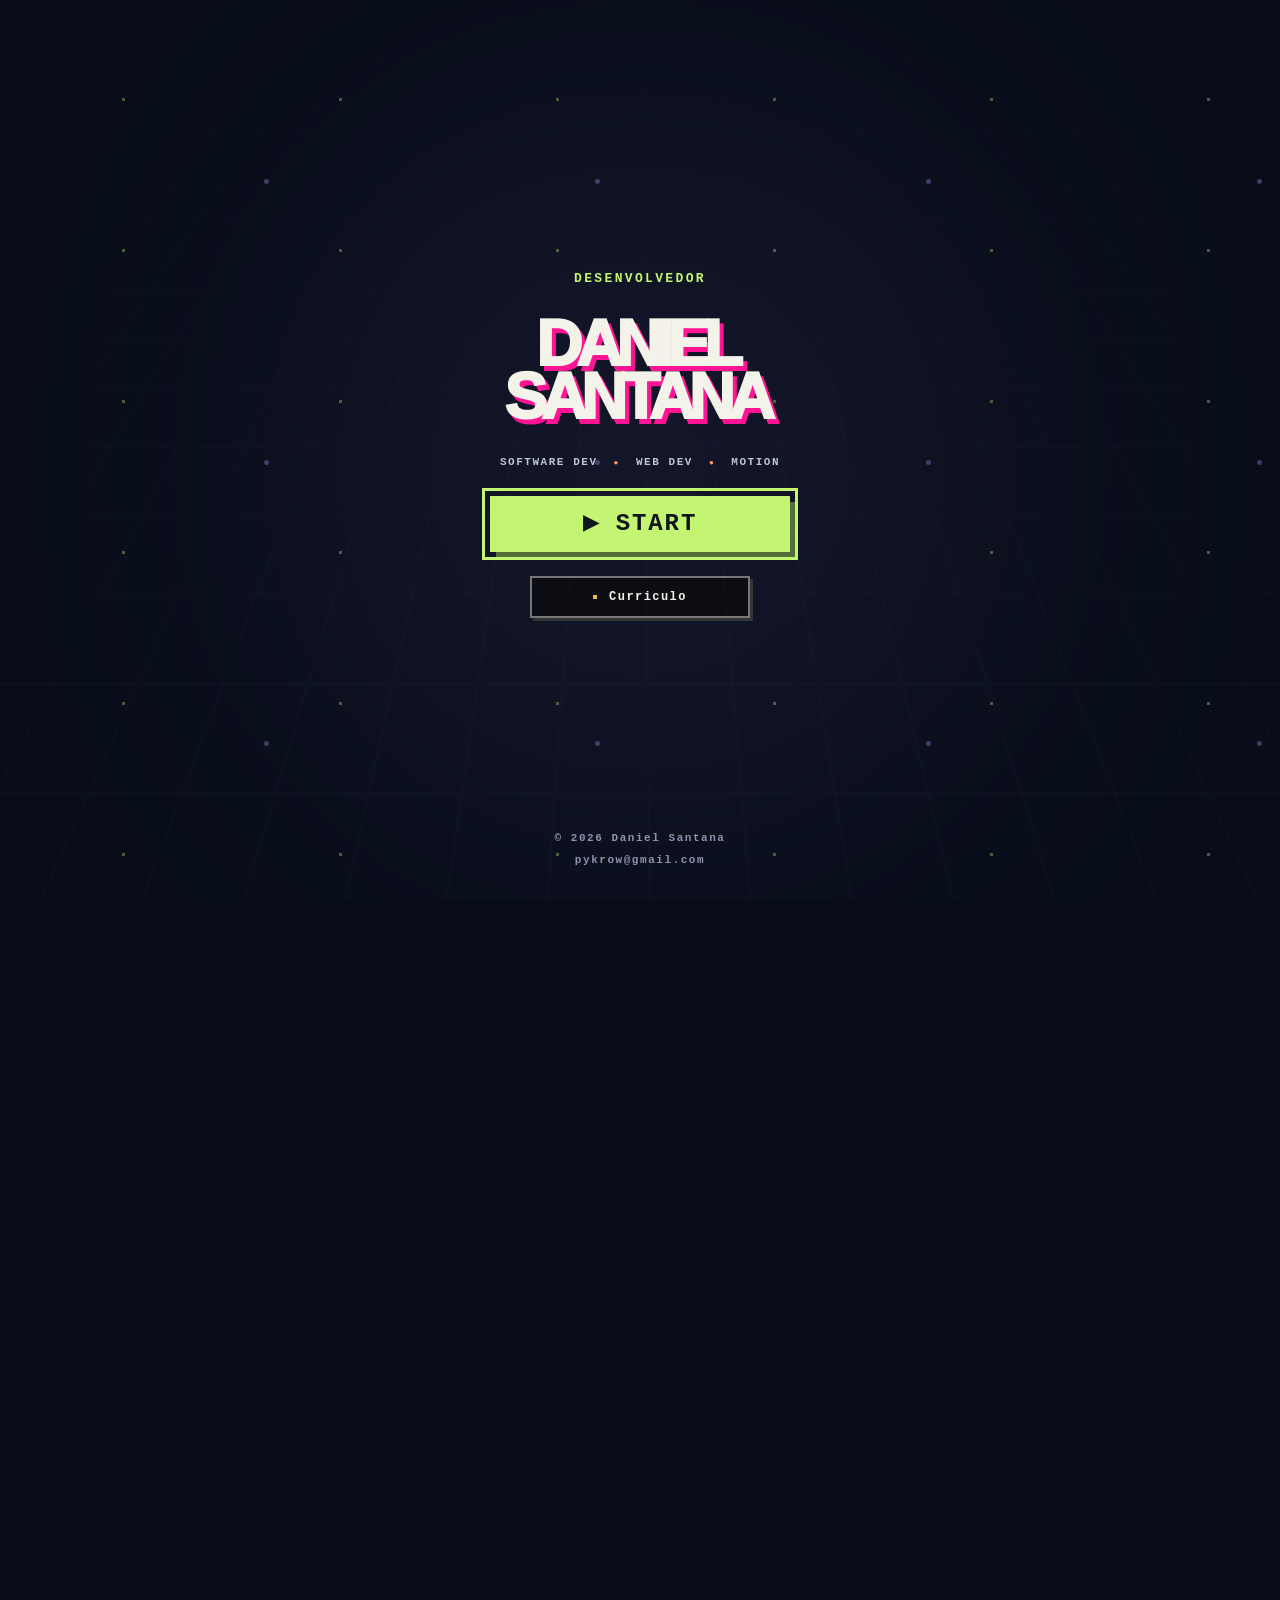
<file: index.html>
<!doctype html>
<html lang="pt-BR">
<head>
  <meta charset="utf-8">
  <meta name="viewport" content="width=device-width,initial-scale=1,viewport-fit=cover">
  <meta name="theme-color" content="#111110">
  <meta name="description" content="Portfólio pessoal — trabalhos, processo e contato.">
  <meta property="og:title" content="Portfólio pessoal">
  <meta property="og:type" content="website">
  <title>Daniel Santana</title>
  <link rel="icon" type="image/x-icon" href="logo/Favicon.ico">
  <link rel="stylesheet" href="style.css">
  <link rel="stylesheet" href="style_refe.css">
  <link rel="stylesheet" href="IridescentButton.css">
  <link rel="stylesheet" href="competencies.css">
  <script defer src="content.js"></script>
  <script defer src="app.js"></script>
</head>
<body id="top" class="intro-open">
  <a href="#main" class="skip-link">Ir para o conteúdo</a>
  <div class="noise" aria-hidden="true"></div>
  <div class="scanlines" aria-hidden="true"></div>
  <!-- Tela de início: a navegação convencional continua disponível. -->
  <div id="intro" class="intro" role="dialog" aria-modal="true" aria-label="Iniciar portfólio">
    <div class="intro-grid" aria-hidden="true"></div>
    <div class="intro-center">
      <span class="eyebrow intro-eyebrow">DESENVOLVEDOR</span>
      <div class="intro-brand"><span>DANIEL</span><span>SANTANA</span></div>
      <div class="intro-rule"><span>SOFTWARE DEV</span><span>●</span><span>WEB DEV</span><span>●</span><span>MOTION</span></div>
      <button id="startBtn" class="start-button" type="button"><span class="play-triangle" aria-hidden="true">▶</span> START</button>
      <button id="skipIntroBtn" class="resume-button" type="button">Curriculo</button>
    </div>
    <div class="intro-bottom">
      <span>© <span class="year"></span> <span data-bind="name">Daniel Santana</span></span>
      <a href="index.html" onclick="event.preventDefault();window.location.reload();">pykrow@gmail.com</a>
    </div>
    <div class="intro-stars" aria-hidden="true"></div>
  </div>

  <header class="site-header">
    <a class="site-wordmark" href="#top" aria-label="Ir para o início" style="display:inline-flex;align-items:center;gap:10px;"><img src="logo/logo.png" alt="" width="44" height="44" style="display:block;width:44px;height:44px;object-fit:contain;flex-shrink:0;"><span>Curriculo</span></a>
    <nav class="site-nav" aria-label="Navegação principal">
      <a class="iridescent-button" href="#top"><span class="iridescent-icon" aria-hidden="true"><svg viewBox="0 0 24 24"><path d="m3 10 9-7 9 7v10a1 1 0 0 1-1 1h-5v-8H9v8H4a1 1 0 0 1-1-1Z"/></svg></span><span>Início</span></a>
      <a class="iridescent-button" href="#about"><span class="iridescent-icon" aria-hidden="true"><svg viewBox="0 0 24 24"><circle cx="12" cy="8" r="4"/><path d="M4 21v-2a8 8 0 0 1 16 0v2"/></svg></span><span>Sobre</span></a>
      <a class="iridescent-button" href="#services"><span class="iridescent-icon" aria-hidden="true"><svg viewBox="0 0 24 24"><path d="m8 5-7 7 7 7m8-14 7 7-7 7M14 3l-4 18"/></svg></span><span>Serviços</span></a>
      <a class="iridescent-button" href="#contact"><span class="iridescent-icon" aria-hidden="true"><svg viewBox="0 0 24 24"><rect x="3" y="5" width="18" height="14" rx="2"/><path d="m3 6 9 7 9-7"/></svg></span><span>Contato</span></a>
      <a class="iridescent-button" href="index.html"><span class="iridescent-icon" aria-hidden="true"><svg viewBox="0 0 24 24"><rect x="3" y="7" width="18" height="14" rx="2"/><path d="M8 7V3h8v4M3 12h18M10 12v3h4v-3"/></svg></span><span>Portfólio</span></a>
    </nav>
    <div class="header-actions">
      <button type="button" class="mobile-toggle" id="menuToggle" aria-controls="mobileNav" aria-expanded="false" aria-label="Abrir menu"><span></span><span></span></button>
    </div>
  </header>
  <nav class="mobile-nav-v3" id="mobileNav" hidden aria-label="Menu no celular"><a href="#top">Início</a><a href="#about">Sobre</a><a href="#services">Serviços</a><a href="#contact">Contato</a><a href="index.html">Portfólio</a></nav>

  <main id="main" class="site-main" tabindex="-1">
    <section id="home" class="site-hero">
      <div class="hero-inner site-container">
        <div class="hero-text">
          <h1 class="hero-name" data-bind="heroName">Daniel Santana<span>.</span></h1>
          <p class="hero-profession" id="heroRole">Software Developer &amp; Full Stack Developer</p>
          <div class="hero-foot">
            <p id="heroIntro">Crio experiências digitais com atenção ao detalhe, da primeira ideia ao código.</p>
          </div>
        </div>
        <div class="hero-photo-layout">
          <div class="hero-photo"><img src="assets/portrait-close.png" alt="Retrato em preto e branco, com cabelo curto e roupa escura" width="1026" height="938" fetchpriority="high"></div>
          <span class="photo-side-note">POR TRÁS DOS PROJETOS</span>
        </div>
      </div>
    </section>

    <section id="about" class="about-section">
      <div class="site-container about-grid">
        <div class="about-words"><p class="small-label">02 / SOBRE</p><h2>Paixão,<br>criatividade<br><em>&amp; código.</em></h2><p class="about-lead" id="aboutLead">Acredito em boas ideias, processo cuidadoso e projetos construídos para pessoas reais.</p><p id="aboutText">Este espaço será preenchido com sua história e trajetória profissional.</p><p id="aboutExtra">Você pode contar como começou, no que trabalha e o que deseja construir.</p><div class="tech-band about-tech" aria-label="Ferramentas e habilidades"><span class="small-label">STACKS &amp; FERRAMENTAS</span><div id="stackList" class="stack-list"></div></div></div>
        <figure class="about-photo"><div class="portrait-frame"><img src="assets/portrait-full.png" alt="Retrato em preto e branco de pessoa com óculos, roupa preta e as mãos à frente" width="406" height="582" loading="lazy"></div><figcaption>POR TRÁS DOS PROJETOS — RETRATO / 02</figcaption></figure>
      </div>
    </section>

    <section id="services" class="competencies-section" aria-labelledby="competenciesTitle">
      <div class="site-container">
        <div class="competencies-layout">
          <div class="competencies-heading">
            <p class="competencies-kicker">03 / O QUE EU FAÇO</p>
            <h2 id="competenciesTitle">Competências<br><em>&amp; diferenciais.</em></h2>
            <div class="prism-stage">
              <video autoplay muted loop playsinline preload="metadata" aria-label="Vídeo de apresentação" style="display:block;width:100%;height:100%;object-fit:cover;position:absolute;inset:0;transform:scaleY(-1) rotate(90deg);">
                <source src="https://d8j0ntlcm91z4.cloudfront.net/user_38xzZboKViGWJOttwIXH07lWA1P/hf_20260508_215831_c6a8989c-d716-4d8d-8745-e972a2eec711.mp4" type="video/mp4">
                Seu navegador não suporta vídeo HTML5.
              </video>
            </div>
          </div>
          <div id="servicesList" class="competencies-list"></div>
        </div>
      </div>
    </section>

    <section id="contact" class="contact-section">
      <div class="contact-ribbon" aria-hidden="true"></div>
      <script defer src="contact-ribbon.js"></script>
      <div class="site-container"><p class="small-label">04 / CONTATO</p><p class="contact-preface">Tem uma ideia em mente?</p><h2>Vamos criar<br><em>algo juntos.</em></h2><div style="display:flex;align-items:center;gap:12px;font-size:23px;font-weight:600;"><svg width="30" height="30" viewBox="0 0 24 24" fill="none" stroke="currentColor" stroke-width="1.7" stroke-linecap="round" stroke-linejoin="round" aria-hidden="true"><rect x="3" y="5" width="18" height="14" rx="2"/><path d="m3 6 9 7 9-7"/></svg><span id="contactAction">pykrow@gmail.com</span></div><a href="https://www.instagram.com/danielsantana.dev" target="_blank" rel="noopener noreferrer" style="margin-top:24px;width:fit-content;display:flex;align-items:center;gap:12px;text-decoration:none;font-size:23px;font-weight:600;"><svg width="30" height="30" viewBox="0 0 24 24" fill="none" stroke="currentColor" stroke-width="1.7" aria-hidden="true"><rect x="3" y="3" width="18" height="18" rx="5"/><circle cx="12" cy="12" r="4"/><circle cx="17.5" cy="6.5" r="1" fill="currentColor" stroke="none"/></svg><span>@danielsantana.dev</span></a><div class="contact-bottom"><span>OBRIGADO PELA VISITA.</span><div id="socialLinks"></div></div></div>
    </section>
  </main>
  <footer class="site-footer"><span>© <span class="year"></span> <span data-bind="name">Daniel Santana</span>. Todos os direitos reservados.</span><a href="index.html" onclick="event.preventDefault();window.location.reload();">pykrow@gmail.com</a></footer>
</body>
</html>
</file>
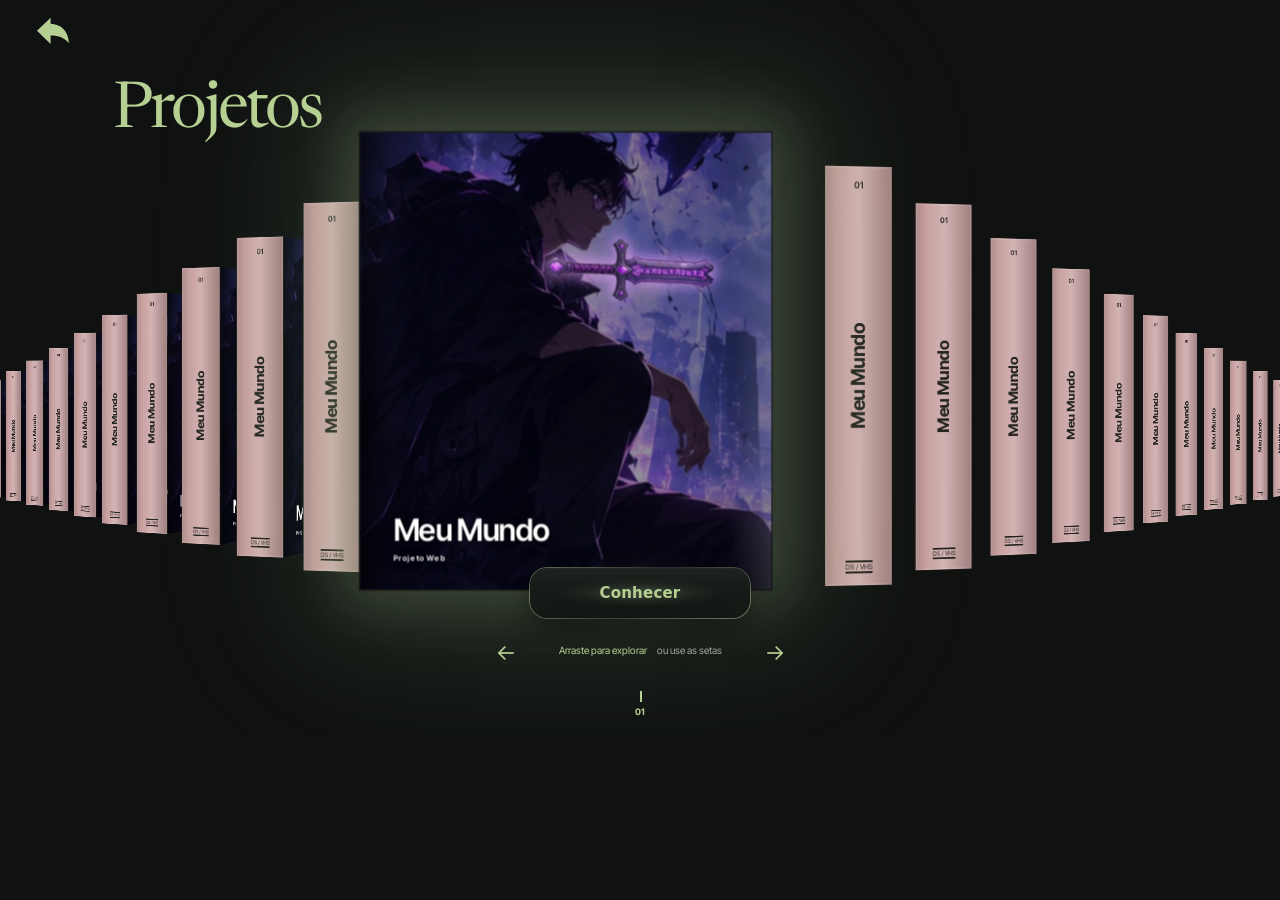
<file: experiencia.html>
<!doctype html>
<html lang="pt-BR"><head><meta charset="utf-8"><meta name="viewport" content="width=device-width,initial-scale=1"><meta name="theme-color" content="#101211"><title>Daniel Santana</title><link rel="icon" href="logo/Favicon.ico"><link rel="stylesheet" href="experiencia.css"><link rel="stylesheet" href="experiencia-close.css"><script defer src="projetos.js"></script><script defer src="experiencia.js"></script></head><body>
<main><section class="collection" aria-labelledby="heading"><div class="intro"><a class="back-projects" href="index.html" aria-label="Voltar à página inicial"><svg viewBox="0 0 64 64" aria-hidden="true"><path d="M28 8 5 30l23 22V38c14 0 23 4 31 13-2-23-14-32-31-33Z" fill="currentColor"/></svg></a><h1 id="heading">Projetos</h1></div><div id="stage" tabindex="0" role="region" aria-label="Prateleira de estudos. Use as setas para escolher e Enter para abrir."><div id="shelf"></div></div><div class="caption"><p id="captionCategory" hidden></p><button id="openActive" class="neon-dark-btn" aria-label="Abrir estudo selecionado"><span id="captionTitle" hidden>Velvet Mouth</span><span class="btn-bg" aria-hidden="true"></span><span class="btn-shine" aria-hidden="true"></span><span class="btn-content"><span class="btn-text">Conhecer</span></span></button></div><div class="navigation"><button id="previous" aria-label="Projeto anterior">←</button><p>Arraste para explorar <span>ou use as setas</span></p><button id="next" aria-label="Próximo projeto">→</button></div><nav id="ruler" aria-label="Selecionar estudo"></nav><p class="sr-only" id="selectionStatus" aria-live="polite"></p></section>
<section class="index-section" hidden><button id="indexToggle" aria-expanded="false" aria-controls="projectIndex">Índice completo <span>＋</span></button><div id="projectIndex" hidden></div></section>
<noscript><p class="no-script">Esta coleção demonstrativa contém Velvet Mouth, Cumulus, No Signal, Still Life, Memories, Shadowplay, Mercury, Abyss, Concrete Poem, Prism, Headlights e Tide. Ative JavaScript para explorar os estudos. Eles não representam projetos reais de Daniel Santana.</p></noscript></main>
<footer hidden><span>ESTUDOS VISUAIS / 12 CONCEITOS</span><p>Seleção demonstrativa. Não são projetos reais de Daniel Santana.</p><span>© <span id="year">2026</span></span></footer>
<dialog id="projectDialog" aria-labelledby="detailTitle"><div class="detail-top"><button id="closeProject">Fechar <span>ESC</span> ×</button></div><div class="detail-grid"><div class="poster-wrap"><div id="detailImage" role="img"></div></div><article><p id="detailMeta" class="eyebrow" hidden></p><div class="text-mask"><h2 id="detailTitle"></h2></div><aside class="speech" aria-label="Explicação do estudo"><span class="eyebrow">UMA NOTA SOBRE ESTE ESTUDO</span><p id="detailDescription"></p><div class="voice-controls"><button id="readDescription">Ouvir explicação ↗</button><button id="voiceToggle" aria-pressed="false">Voz automática: não</button></div><small id="voiceStatus" role="status" hidden></small></aside><a id="visitProject" target="_blank" rel="noopener noreferrer" hidden>Visitar site ↗</a><p id="urlNotice">URL real ainda não configurada para este estudo demonstrativo.</p></article></div></dialog>
</body></html>
</file>
<file: style.css>
:root {
  --bg: #090d19;
  --panel: #11182a;
  --panel-2: #182139;
  --ink: #f4f3e9;
  --muted: #9ca9bd;
  --lime: #c4f572;
  --orange: #ff9868;
  --violet: #aa91f9;
  --cyan: #88deed;
  --border: #39415a;
  --mono: "Courier New", Consolas, ui-monospace, monospace;
  --font: Inter, "Arial Black", Arial, Helvetica, sans-serif;
  --max: 1360px;
}
*, *::before, *::after { box-sizing: border-box; }
html { scroll-behavior: smooth; scroll-padding-top: 0; }
body { margin: 0; min-width: 320px; background: var(--bg); color: var(--ink); font-family: var(--font); -webkit-font-smoothing: antialiased; }
html, body { scrollbar-width: none; }
html::-webkit-scrollbar, body::-webkit-scrollbar { display: none; }
html:has(body.intro-open) { overflow: hidden; overscroll-behavior: none; }
body.intro-open { position: fixed; inset: 0; width: 100%; overflow: hidden; overscroll-behavior: none; }
body.intro-open .intro { overflow: hidden; overscroll-behavior: none; touch-action: none; }
/* Keep the résumé behind the opening screen, including mobile navigation. */
body.intro-open .site-header,
body.intro-open .mobile-nav-v3,
body.intro-open .site-main,
body.intro-open .site-footer { visibility: hidden; }
button, a { -webkit-tap-highlight-color: transparent; }
button { font: inherit; cursor: pointer; }
a { color: inherit; text-decoration: none; }
button:focus-visible, a:focus-visible, [tabindex]:focus-visible { outline: 3px solid var(--lime); outline-offset: 5px; }
::selection { background: var(--lime); color: var(--bg); }
.skip-link { position: fixed; z-index: 300; top: -90px; left: 16px; background: var(--lime); color: var(--bg); padding: 15px; font-weight: 900; }
.skip-link:focus { top: 12px; }
.noise, .scanlines { position: fixed; pointer-events: none; inset: 0; z-index: 99; }
.noise { opacity: .11; background-image: url("data:image/svg+xml,%3Csvg viewBox='0 0 130 130' xmlns='http://www.w3.org/2000/svg'%3E%3Cfilter id='n'%3E%3CfeTurbulence type='fractalNoise' baseFrequency='.65' numOctaves='3' stitchTiles='stitch'/%3E%3C/filter%3E%3Crect width='100%25' height='100%25' filter='url(%23n)' opacity='.35'/%3E%3C/svg%3E"); }
.scanlines { opacity: .075; background: repeating-linear-gradient(0deg, #000 0, #000 1px, transparent 1px, transparent 5px); }
.section-shell { width: min(var(--max), calc(100% - 104px)); margin-inline: auto; }
.eyebrow { font: 700 11px/1.6 var(--mono); letter-spacing: .17em; color: var(--lime); }
.tiny-square { width: 7px; height: 7px; background: var(--lime); display: inline-block; }
/* Start screen */
.intro { position: fixed; inset: 0; z-index: 1000; overflow: hidden; display: grid; place-items: center; background: #080d19; transition: opacity .65s, visibility .65s; }
.intro.dismissed { opacity: 0; visibility: hidden; pointer-events: none; }
.intro-grid { position: absolute; inset: -80% -20% -30%; opacity: .35; background-image: linear-gradient(rgba(155,177,213,.08) 1px, transparent 1px),linear-gradient(90deg,rgba(155,177,213,.08) 1px,transparent 1px); background-size: 50px 50px; transform: perspective(680px) rotateX(46deg) translateY(15%); -webkit-mask-image: linear-gradient(transparent 5%, #000 90%); mask-image: linear-gradient(transparent 5%, #000 90%); }
.intro::before { content: ''; position: absolute; width: 560px; height: 560px; left: calc(50% - 280px); top: 21%; border-radius: 50%; background: var(--violet); filter: blur(180px); opacity: .12; }
.intro-chrome, .intro-bottom { position: absolute; left: 5.5%; right: 5.5%; display: flex; align-items: center; justify-content: space-between; font: 800 11px var(--mono); letter-spacing: .14em; color: #8b95b0; z-index: 2; }
.intro-chrome { top: 34px; }
.intro-chrome span:first-child { display: flex; align-items: center; gap: 11px; }
.intro-bottom { bottom: 34px; justify-content: center; flex-direction: column; gap: 10px; text-align: center; }
.intro-bottom a:hover { color: var(--lime); }
.intro-center { position: relative; z-index: 3; width: min(94%, 1060px); text-align: center; transform: translateY(-2%); }
.intro-eyebrow { display: inline-flex; align-items: center; gap: 12px; color: var(--lime); font-size: 13px; letter-spacing: .18em; }
.blinking-dot { height: 7px; width: 7px; border-radius: 50%; background: var(--lime); animation: blink 1.5s step-end infinite; }
.intro-brand { display: flex; flex-direction: column; align-items: center; font-family: var(--font); font-weight: 1000; font-size: clamp(40px, 11.5vw, 64px); letter-spacing: -.098em; line-height: .83; margin: 28px auto 32px; text-shadow: 4px 5px 0 #ff1493; }
.intro-brand > span { position: relative; padding-right: .12em; }
.intro-brand > span:first-child { color: var(--ink); }
.intro-brand > span:nth-child(2) { color: var(--ink); }
.intro-asterisk { position: absolute; right: -.32em; top: -.22em; font-size: .43em; color: var(--orange); letter-spacing: 0; animation: spin 13s linear infinite; }
.intro-rule { display: flex; align-items: center; justify-content: center; gap: 16px; margin-bottom: 28px; font: 800 11px var(--mono); letter-spacing: .14em; color: #bdc4d1; }
.intro-rule span:nth-child(even) { color: var(--orange); font-size: 8px; }
.intro-tagline { font: 800 14px var(--mono); letter-spacing: .16em; margin: 35px 0 24px; }
.start-button { display: inline-flex; align-items: center; justify-content: center; width: min(300px, calc(100% - 24px)); height: 56px; gap: 16px; padding: 0 28px; border: 2px solid var(--lime); background: var(--lime); box-shadow: 6px 6px 0 #546e39; color: #10151b; font: 900 24px/1 var(--mono); letter-spacing: .08em; transition: transform .2s, box-shadow .2s; }
.start-button:hover { transform: translate(3px,3px); box-shadow: 3px 3px 0 #546e39; }
.play-triangle { font-size: 20px; }
.key-hint { border: 2px solid #566c3d; padding: 3px 7px; font-size: 14px; margin-left: 10px; }
.resume-button { display: flex; align-items: center; justify-content: center; width: min(220px, calc(100% - 24px)); height: 42px; margin: 24px auto 0; gap: 12px; padding: 0 24px; border: 2px solid #777; background: rgba(10,10,10,.7); color: var(--ink); box-shadow: 3px 3px 0 #343434; font: 800 12px/1 var(--mono); letter-spacing: .12em; transition: border-color .2s, transform .2s, box-shadow .2s; }
.resume-button::before { content: ''; width: 4px; height: 4px; flex-shrink: 0; background: #e3bc4b; }
.resume-button:hover { border-color: var(--ink); transform: translate(1px,1px); box-shadow: 2px 2px 0 #343434; }
.resume-button:active { transform: translate(3px,3px); box-shadow: none; }
.intro-planet { position: absolute; border-radius: 50%; pointer-events: none; }
.planet-b { right: 8%; bottom: 16%; width: 32px; height: 32px; background: var(--orange); opacity: .7; box-shadow: 10px -10px 0 #a85b63; }
.intro-stars { position: absolute; inset: 0; background-image: radial-gradient(circle, var(--lime) 1.5px, transparent 2px), radial-gradient(circle, var(--violet) 2px, transparent 3px); background-size: 217px 151px, 331px 281px; background-position: 15px 24px, 101px 41px; opacity: .34; animation: starDrift 22s linear infinite; }
/* Header */
.header { position: sticky; top: 0; z-index: 80; height: 78px; padding-inline: max(calc((100% - var(--max)) / 2), 52px); display: flex; align-items: center; justify-content: space-between; gap: 30px; background: rgba(9,13,25,.92); border-bottom: 1px solid #272e41; backdrop-filter: blur(18px); }
.brand { display: inline-flex; align-items: center; white-space: nowrap; font-weight: 1000; font-size: 27px; letter-spacing: -.07em; }
.brand-icon { display: inline-block; color: var(--lime); margin-right: 9px; font-size: 30px; }
.brand-dot { color: var(--lime); }
.brand-sub { font: 800 9px var(--mono); color: #828ea6; letter-spacing: .02em; margin: 7px 0 0 10px; }
.desktop-nav { display: flex; gap: clamp(15px,2vw,34px); align-items: center; margin-left: auto; }
.desktop-nav a { color: #adb6c8; font: 800 10px var(--mono); white-space: nowrap; letter-spacing: .02em; transition: color .2s; }
.desktop-nav a:hover, .desktop-nav a.active { color: var(--lime); }
.header-controls { display: flex; gap: 9px; align-items: center; }
.icon-button, .menu-toggle { display: grid; place-items: center; background: #141b2c; color: #fff; border: 1px solid #374059; height: 36px; min-width: 37px; padding: 0 10px; font: 900 13px var(--mono); }
.icon-button:hover, .menu-toggle:hover { border-color: var(--lime); }
.motion-button { display: flex; gap: 7px; font-size: 10px; }
.motion-button span { color: var(--lime); }
.menu-toggle { display: none; width: 40px; padding: 7px 9px; }
.menu-toggle span { display: block; width: 17px; height: 2px; background: var(--lime); margin: 2px auto; }
.mobile-nav { position: fixed; z-index: 79; top: 78px; left: 0; right: 0; padding: 22px 28px; background: #111729; border-bottom: 1px solid var(--border); }
.mobile-nav:not([hidden]) { display: flex; flex-direction: column; }
.mobile-nav a { font: 800 13px var(--mono); padding: 15px; border-bottom: 1px solid #30384f; }
.mobile-nav a:hover { color: var(--lime); }
/* Hero */
.hero { min-height: 735px; height: min(850px, calc(100svh - 78px)); display: grid; grid-template-columns: 1.04fr .96fr; gap: 0; position: relative; align-items: center; padding-bottom: 46px; }
.hero-glow { position: absolute; width: 680px; height: 650px; right: -16%; top: 1%; pointer-events: none; background: radial-gradient(ellipse at center, #4532607a, transparent 70%); }
.hero-copy { position: relative; z-index: 3; padding-bottom: 24px; }
.hero-copy .eyebrow { display: flex; align-items: center; gap: 10px; }
.status-light { display: inline-block; width: 8px; height: 8px; border-radius: 50%; background: var(--lime); box-shadow: 0 0 10px var(--lime); animation: blink 2s infinite; }
.term-dim { color: #b9c7a2; }
.slash { color: #566477; }
.hero-overline { font: 800 clamp(12px,1.2vw,15px) var(--mono); letter-spacing: .13em; margin: 32px 0 12px; }
.name-field { color: var(--orange); }
.cursor-block { color: var(--lime); animation: blink 1s step-end infinite; margin-left: 6px; }
h1, h2, p { margin-top: 0; }
.hero h1 { display: flex; flex-direction: column; font-size: clamp(60px,6.05vw,94px); font-weight: 1000; letter-spacing: -.093em; line-height: .96; margin-bottom: 26px; white-space: nowrap; }
.hero h1 .outline-type { color: transparent; -webkit-text-stroke: 2px #eff3f0; }
.hero h1 .lime-type { color: var(--lime); }
.hero-period { color: var(--orange); }
.hero-copy > p { max-width: 500px; color: #b2bfd1; font-size: 16px; line-height: 1.8; margin-bottom: 30px; }
.hero-actions { display: flex; flex-wrap: wrap; gap: 14px; }
.button-primary, .button-ghost { min-height: 56px; display: inline-flex; align-items: center; gap: 14px; padding: 0 22px; font: 1000 12px var(--mono); letter-spacing: .015em; transition: transform .2s, box-shadow .2s, background .2s; }
.button-primary { background: var(--lime); color: #101721; box-shadow: 5px 5px 0 #526938; border: 2px solid var(--lime); }
.button-primary:hover { transform: translate(2px,2px); box-shadow: 3px 3px 0 #526938; }
.button-ghost { color: var(--ink); background: #111827; border: 1px solid #4b566e; }
.button-ghost:hover { background: #212c40; }
.button-ghost span { color: var(--lime); }
.button-arrow { font-size: 17px; }
.hero-micro { display: flex; gap: 35px; margin-top: 49px; color: #77839b; font: 900 10px var(--mono); letter-spacing: .05em; }
.hero-micro > span { display: flex; gap: 9px; align-items: center; }
.hero-micro .tiny-square { width: 5px; height: 5px; }
.crosshair { font-style: normal; font-size: 17px; color: var(--orange); }
.hero-art { height: 650px; position: relative; display: grid; place-items: center; z-index: 2; }
.arcade-shell { position: relative; z-index: 2; width: min(76%, 395px); border: 10px solid #5c4db0; border-radius: 25px 25px 29px 29px; background: #5c4db0; box-shadow: 17px 19px 0 #211d42, 20px 22px 0 #111321, 0 0 90px #8869be30; transform: rotate(-5deg); animation: float 5s ease-in-out infinite; }
.arcade-shell::before { content: ''; pointer-events: none; position: absolute; inset: -10px; border: 2px solid #a192e9; border-radius: inherit; }
.arcade-top { height: 48px; padding: 0 16px; display: flex; align-items: center; justify-content: space-between; font: 1000 11px var(--mono); letter-spacing: .02em; color: white; }
.arcade-top span:last-child { letter-spacing: 5px; color: var(--lime); }
.arcade-screen { height: 334px; overflow: hidden; position: relative; border: 10px solid #25233b; border-radius: 17px; background: linear-gradient(155deg,#1d204c,#2d3066 52%, #534172); box-shadow: inset 0 0 30px #0c112d, 0 0 0 3px #7166bd; }
.screen-stars { position: absolute; inset: 0; background-image: radial-gradient(circle,#d3e8ee 1px,transparent 2px),radial-gradient(circle,#c5d7b2 1.5px,transparent 2px); background-size: 67px 69px,107px 99px; background-position: 14px 12px,60px 25px; opacity: .75; }
.planet-main { position: absolute; z-index: 1; width: 155px; height: 155px; border-radius: 50%; top: 54px; right: 45px; background: linear-gradient(145deg,#e5a1b4,#f9a180); box-shadow: inset -23px -20px 0 #bc6e99, 0 0 0 14px #df8cae23; }
.planet-ring { position: absolute; width: 208px; height: 46px; border: 11px solid #ffe3a7; border-top-color: transparent; border-left-color: #fff1b4; border-radius: 50%; transform: rotate(-24deg); left: -26px; top: 51px; }
.screen-moon { position: absolute; top: 30px; left: 28px; width: 32px; height: 32px; background: #e3d4f3; border-radius: 50%; box-shadow: inset -9px -6px 0 #b6a1cd; }
.pixel-mountains { position: absolute; z-index: 2; bottom: 77px; inset-inline: 0; height: 80px; display: flex; align-items: flex-end; }
.pixel-mountains span { height: 55%; width: 29%; background: #a66baa; clip-path: polygon(0 100%,50% 0%,100% 100%); }
.pixel-mountains span:nth-child(even) { height: 95%; background: #7e589e; }
.pixel-mountains span:nth-child(3) { height: 70%; background: #925a91; }
.pixel-ground { position: absolute; z-index: 3; bottom: 0; width: 100%; height: 85px; background: repeating-linear-gradient(90deg, #3d666a 0,#3d666a 25px,#355b60 25px,#355b60 50px); border-top: 9px solid #80a890; }
.player-character { position: absolute; z-index: 6; width: 65px; height: 100px; bottom: 64px; left: 18%; animation: hop 2.6s ease-in-out infinite; image-rendering: pixelated; }
.avatar-hair { position: absolute; top: 2px; left: 12px; width: 40px; height: 17px; background: #302341; box-shadow: -6px 8px 0 #302341, 0 0 0 4px #302341; }
.avatar-face { position: absolute; top: 15px; left: 14px; width: 37px; height: 33px; background: #ffd2a0; box-shadow: 6px 0 0 #dca878; }
.avatar-eyes { position: absolute; z-index: 2; top: 28px; left: 24px; width: 5px; height: 5px; background: #302341; box-shadow: 17px 0 0 #302341; }
.avatar-body { position: absolute; top: 48px; left: 9px; width: 48px; height: 34px; background: #a3f3b8; box-shadow: 7px 5px 0 #518f9e,-7px 5px 0 #518f9e; }
.avatar-leg { position: absolute; bottom: 0; width: 16px; height: 25px; background: #302d5f; }
.avatar-leg-left { left: 14px; box-shadow: -4px 7px 0 #31233e; }
.avatar-leg-right { right: 11px; box-shadow: 4px 7px 0 #31233e; }
.screen-score { position: absolute; z-index: 8; top: 10px; left: 9px; right: 9px; display: flex; justify-content: space-between; font: 900 10px var(--mono); color: #fff4c2; }
.screen-score span { color: #ffb8a5; }
.screen-text { position: absolute; z-index: 7; bottom: 15px; text-align: center; left: 0; right: 0; font: 800 9px var(--mono); letter-spacing: .1em; color: #d4f4cb; }
.arcade-bottom { display: flex; align-items: center; justify-content: space-between; padding: 20px 20px 25px; }
.dpad { color: #18142f; font-size: 44px; font-weight: 1000; transform: rotate(-8deg); line-height: 1; }
.arcade-mini { color: #e7dffb; font: 900 8px/1.5 var(--mono); text-align: center; }
.arcade-buttons { display: flex; gap: 14px; transform: rotate(-15deg); }
.arcade-buttons span { width: 24px; height: 24px; border-radius: 50%; background: var(--orange); box-shadow: inset -4px -4px 0 #b85c77, 2px 3px 0 #332453; }
.arcade-buttons span:nth-child(2) { background: var(--lime); box-shadow: inset -4px -4px 0 #7da859, 2px 3px 0 #332453; }
.floating-label { position: absolute; z-index: 4; display: flex; align-items: center; background: #f2f0e3; color: #121627; border: 2px solid #1c1d32; box-shadow: 7px 7px 0 #1d223c; transform: rotate(7deg); }
.top-label { top: 67px; right: -6px; padding: 13px 16px; gap: 12px; }
.top-label b { font: 1000 32px var(--font); letter-spacing: -.09em; }
.top-label span:nth-child(2) { font: 1000 10px/1.3 var(--mono); }
.corner-arrow { align-self: start; color: #9a5c95; }
.bottom-label { bottom: 104px; left: -6px; padding: 16px 19px; gap: 26px; transform: rotate(-7deg); }
.bottom-label span:first-child { font: 900 9px/1.5 var(--mono); }
.bottom-label b { color: #6d55b4; }
.spark { color: #e88960; font-size: 28px; }
.decor-x { position: absolute; z-index: 1; color: var(--lime); font-size: 70px; top: 110px; left: 60px; }
.decor-dots { position: absolute; bottom: 75px; right: 42px; color: var(--lime); font-size: 45px; letter-spacing: .1em; transform: rotate(90deg); }
.hero-bottomline { position: absolute; bottom: 16px; left: 0; right: 0; display: flex; justify-content: space-between; color: #7d8ba3; font: 900 10px var(--mono); letter-spacing: .11em; }
.marquee-band { height: 62px; overflow: hidden; display: flex; align-items: center; background: var(--lime); transform: rotate(-1.3deg) scale(1.02); margin: 20px 0 100px; color: #151c27; }
.marquee-track { white-space: nowrap; animation: marquee 35s linear infinite; }
.marquee-track span { font: 1000 22px var(--font); letter-spacing: -.02em; word-spacing: 16px; }
/* Section headings */
.world, .projects, .skills-section, .about { padding-top: 96px; padding-bottom: 114px; }
.section-topline { display: flex; justify-content: space-between; align-items: center; padding-bottom: 20px; border-bottom: 1px solid var(--border); font: 900 11px var(--mono); letter-spacing: .08em; color: #939fb3; }
.section-topline b { color: var(--lime); }
.decor-pill { color: var(--lime); }
.decor-pill span { color: var(--orange); font-size: 16px; }
.section-heading { display: flex; justify-content: space-between; align-items: end; gap: 30px; margin: 43px 0 43px; }
.section-heading h2, .about h2 { font-size: clamp(48px,5.9vw,83px); line-height: .99; font-weight: 1000; letter-spacing: -.075em; margin: 17px 0 0; }
.section-heading h2 em, .about h2 em { font-style: normal; color: transparent; -webkit-text-stroke: 2px var(--ink); }
.section-dot { color: var(--lime); }
.section-heading > p { color: #acb8ca; font-size: 15px; line-height: 1.75; max-width: 320px; margin: 0 0 4px; }
/* Interactive map */
.world { padding-top: 38px; }
.world-board { position: relative; isolation: isolate; min-height: 472px; background: #151c31; border: 2px solid #56617a; box-shadow: 9px 9px 0 #272d44; padding: 0 25px; overflow: hidden; }
.world-board::before { content: ''; position: absolute; inset: 10px; border: 1px solid #3d465e; pointer-events: none; }
.world-board-top, .world-board-bottom { position: absolute; z-index: 3; left: 28px; right: 28px; display: flex; align-items: center; justify-content: space-between; font: 900 10px var(--mono); letter-spacing: .08em; color: #95a3b9; }
.world-board-top { top: 27px; }
.board-red-dot { display: inline-block; width: 7px; height: 7px; margin-right: 8px; background: var(--orange); border-radius: 50%; }
.world-board-bottom { bottom: 24px; }
.world-grid { position: absolute; z-index: 0; inset: 0; opacity: .3; background-image: linear-gradient(#63729328 1px,transparent 1px),linear-gradient(90deg,#63729328 1px,transparent 1px); background-size: 31px 31px; -webkit-mask-image: radial-gradient(ellipse,#000 15%,transparent 82%); mask-image: radial-gradient(ellipse,#000 15%,transparent 82%); }
.orbit { position: absolute; border-radius: 50%; z-index: 0; border: 1px dashed #6479a0; pointer-events: none; }
.orbit-one { width: 480px; height: 480px; top: -280px; left: 22%; opacity: .13; }
.orbit-two { width: 650px; height: 650px; right: -400px; bottom: -400px; opacity: .18; }
.world-path { position: absolute; top: calc(50% - 75px); left: 8%; width: 84%; height: 150px; opacity: .75; pointer-events: none; }
.world-path svg { width: 100%; height: 100%; }
.world-portals { position: relative; display: grid; grid-template-columns: repeat(4,1fr); gap: 25px; align-items: center; min-height: 472px; padding: 84px 22px 69px; }
.portal { min-width: 0; height: 225px; display: flex; flex-direction: column; align-items: center; justify-content: center; position: relative; z-index: 2; background: rgba(18,27,48,.93); border: 1px solid #4b5675; transition: background .2s, transform .2s, border-color .2s, box-shadow .2s; box-shadow: 6px 6px 0 #242d46; text-align: center; }
.portal:nth-child(even) { transform: translateY(24px); }
.portal:hover, .portal.selected { border-color: var(--lime); background: #263045; box-shadow: 6px 6px 0 #516c3c; }
.portal:hover { transform: translateY(-5px); }
.portal:nth-child(even):hover { transform: translateY(12px); }
.portal-icon { display: grid; place-items: center; background: #2b3551; border: 2px solid #7b7db0; color: var(--lime); font: 900 39px var(--mono); width: 78px; height: 78px; margin-bottom: 17px; box-shadow: 5px 5px 0 #151c30; }
.portal:nth-child(2) .portal-icon { color: var(--orange); }
.portal:nth-child(3) .portal-icon { color: var(--violet); }
.portal:nth-child(4) .portal-icon { color: var(--cyan); }
.portal-id { font: 900 10px var(--mono); letter-spacing: .11em; color: var(--lime); margin-bottom: 5px; }
.portal strong { font-size: 24px; font-weight: 1000; letter-spacing: -.06em; }
.portal small { color: #9ba9bf; font: 800 9px var(--mono); letter-spacing: .06em; margin-top: 7px; }
.world-controls { display: flex; align-items: center; gap: 12px; }
.world-controls button { height: 31px; width: 38px; background: #26324c; border: 1px solid #6e7b99; color: var(--lime); font-size: 18px; }
.world-controls button:hover { background: #3c4c69; }
/* Projects */
.projects { padding-top: 62px; }
.projects-heading { align-items: end; }
.filter-buttons { display: flex; flex-wrap: wrap; gap: 7px; padding-bottom: 2px; }
.filter { background: transparent; border: 1px solid #505b70; color: #bac3d4; padding: 13px 16px; font: 900 11px var(--mono); transition: background .2s, color .2s; }
.filter.active, .filter:hover { border-color: var(--lime); background: var(--lime); color: #0f1721; }
.filter span { margin-left: 6px; }
.example-note { padding: 11px 14px; background: #2a261e; border-left: 3px solid var(--orange); color: #ebbc91; font: 700 11px/1.5 var(--mono); margin: -8px 0 25px; }
.example-note code { color: #fff2db; }
.project-grid { display: grid; grid-template-columns: repeat(3, minmax(0,1fr)); gap: 25px; }
.project-card { display: flex; flex-direction: column; min-width: 0; background: #141c2e; border: 1px solid #424d63; transition: transform .2s,border-color .2s; }
.project-card:hover { border-color: var(--lime); transform: translateY(-6px); }
.project-visual { height: 258px; position: relative; overflow: hidden; background: #262e4b; display: grid; place-items: center; }
.project-visual::after { content: ''; position: absolute; z-index: 4; inset: 0; opacity: .2; background: repeating-linear-gradient(0deg, transparent, transparent 6px, #0a0e21 7px); pointer-events: none; }
.visual-orbit { background: radial-gradient(circle at center, #64529e 0, #38345e 45%,#252b4a 90%); }
.visual-terminal { background: linear-gradient(135deg,#22545c,#1b3046 61%, #292944); }
.visual-grid { background: linear-gradient(140deg,#5d314d,#2d2d53 75%); }
.art-drawing { position: absolute; width: 210px; height: 170px; }
.art-orbit .art-core { position: absolute; width: 105px; height: 105px; border-radius: 50%; top: 35px; left: 52px; background: linear-gradient(135deg,#ffa98e,#a881d5); box-shadow: inset -15px -18px 0 #915f98,0 0 0 18px #e9a6ad21; }
.art-orbit .art-ring { position: absolute; width: 200px; height: 63px; border: 9px solid #d3e6ac; border-top-color: transparent; border-radius: 50%; transform: rotate(-25deg); top: 60px; left: 5px; }
.art-orbit .art-star { position: absolute; top: 9px; right: 18px; color: var(--lime); font-size: 28px; }
.art-terminal .art-window { position: absolute; inset: 9px 13px; background: #101f35; border: 5px solid #75dace; box-shadow: 10px 10px 0 #16454b; }
.art-terminal .art-window::before { content: '● ● ●'; position: absolute; top: 3px; left: 7px; font-size: 10px; letter-spacing: 5px; color: var(--orange); }
.art-terminal .art-code { position: absolute; top: 52px; left: 35px; display: grid; gap: 12px; }
.art-code i { display: block; width: 100px; height: 9px; background: var(--lime); box-shadow: 34px 0 0 #88c3a7; }
.art-code i:nth-child(2) { width: 65px; background: #a9a0eb; box-shadow: 25px 0 0 #eb98a2; }
.art-code i:nth-child(3) { width: 85px; background: var(--orange); box-shadow: 32px 0 0 #78d4c1; }
.art-grid .art-shape { width: 126px; height: 126px; position: absolute; top: 20px; left: 36px; border: 20px solid var(--lime); transform: rotate(22deg); box-shadow: 18px 18px 0 #171f42; }
.art-grid .art-inner { position: absolute; top: 61px; left: 85px; width: 70px; height: 70px; background: var(--orange); transform: rotate(-12deg); box-shadow: 16px 13px 0 #8a6386; }
.art-grid .art-star { position: absolute; color: #eacbe0; font-size: 40px; bottom: -5px; right: 9px; }
.visual-corner { position: absolute; z-index: 5; top: 14px; left: 14px; font: 900 9px var(--mono); color: var(--ink); background: #121a2aab; border: 1px solid #98a4b7; padding: 7px 9px; letter-spacing: .05em; }
.visual-index { position: absolute; z-index: 5; bottom: 14px; right: 16px; font: 1000 30px var(--font); color: #f5f2e8; }
.project-info { flex: 1; padding: 25px 24px 27px; display: flex; flex-direction: column; }
.project-label { color: var(--lime); font: 900 10px var(--mono); letter-spacing: .09em; }
.project-info h3 { font-size: 24px; letter-spacing: -.055em; line-height: 1.16; font-weight: 1000; margin: 10px 0 13px; }
.project-info p { color: #a9b4c9; font-size: 13px; line-height: 1.7; margin-bottom: 25px; }
.project-tags { display: flex; flex-wrap: wrap; gap: 6px; margin-top: auto; }
.project-tags span { color: #b9c2d0; border: 1px solid #475267; padding: 7px 8px; font: 800 10px var(--mono); }
.project-links { border-top: 1px solid #3c465d; margin-top: 22px; padding-top: 17px; display: flex; gap: 17px; font: 900 11px var(--mono); }
.project-links a { color: var(--lime); }
.project-links a:hover { text-decoration: underline; }
.project-links .not-configured { color: #788399; }
.project-card[hidden] { display: none; }
.projects-outro { margin-top: 37px; display: flex; align-items: center; justify-content: space-between; gap: 20px; color: #929db1; font: 900 11px var(--mono); letter-spacing: .06em; }
.projects-outro a { color: var(--lime); }
.projects-outro a span { font-size: 18px; }
/* Skills */
.skills-section { background: linear-gradient(90deg,#11172a, #101625); width: 100%; padding-left: max(calc((100% - var(--max)) / 2),52px); padding-right: max(calc((100% - var(--max)) / 2),52px); border-top: 1px solid #2d364b; border-bottom: 1px solid #2d364b; }
.skill-grid { display: grid; grid-template-columns: repeat(3,minmax(0,1fr)); gap: 22px; }
.skill-card { border: 1px solid #46536d; background: #192237; padding: 30px; min-width: 0; }
.skill-icon { display: grid; place-items: center; width: 59px; height: 59px; border: 1px solid #687e91; background: #303b51; color: var(--lime); font-size: 34px; margin-bottom: 27px; }
.skill-card:nth-child(2) .skill-icon { color: var(--orange); }
.skill-card:nth-child(3) .skill-icon { color: var(--violet); }
.skill-card h3 { font: 1000 20px var(--font); margin: 0 0 22px; letter-spacing: -.02em; }
.skill-card ul { margin: 0; padding: 0; list-style: none; }
.skill-card li { border-top: 1px solid #38435b; padding: 14px 0; color: #bfc9d9; font: 900 11px var(--mono); display: flex; justify-content: space-between; gap: 10px; }
.skill-card li::after { content: '+'; color: var(--lime); font-size: 16px; line-height: .8; }
.skill-note { margin-top: 18px; color: #7f8ea4; font: 800 10px var(--mono); }
/* About */
.about-layout { display: grid; grid-template-columns: 420px 1fr; align-items: center; gap: clamp(60px,9vw,146px); padding-top: 70px; }
.about-card { background: #1d2540; border: 3px solid #7780af; box-shadow: 13px 13px 0 #312b53; min-width: 0; }
.about-card-top { padding: 17px 20px; display: flex; justify-content: space-between; border-bottom: 1px solid #57607e; color: #b6c4d9; font: 900 10px var(--mono); letter-spacing: .08em; }
.about-card-top span:last-child { color: var(--lime); }
.about-avatar { position: relative; min-height: 235px; display: grid; place-items: center; overflow: hidden; background: radial-gradient(circle,#4e486e 0,#2b2f55 46%,#202746 80%); }
.about-avatar::before { content: ''; position: absolute; inset: 0; opacity: .45; background-image: linear-gradient(#8895b531 1px, transparent 1px),linear-gradient(90deg,#8895b531 1px,transparent 1px); background-size: 25px 25px; }
.about-avatar-ring { display: grid; place-items: center; width: 150px; height: 150px; background: #d8e2b1; border: 8px solid var(--lime); transform: rotate(-6deg); box-shadow: 15px 15px 0 #715c9a; }
.about-avatar-ring span { font-size: 123px; line-height: 1; color: #202946; animation: spin 25s linear infinite; }
.avatar-annotation { position: absolute; z-index: 2; top: 26px; right: 25px; transform: rotate(9deg); font: 900 12px var(--mono); color: var(--orange); }
.player-info { padding: 24px 26px; display: flex; flex-direction: column; gap: 7px; }
.player-info span:first-child { font: 900 10px var(--mono); color: var(--lime); }
.player-info strong { font-size: 28px; letter-spacing: -.04em; }
.player-info span:last-child { font: 900 10px var(--mono); color: #b2bcd1; }
.player-stats { margin: 0 26px 26px; padding-top: 21px; border-top: 1px solid #455071; display: flex; gap: 18px; }
.player-stats div { flex: 1; min-width: 0; display: flex; flex-direction: column; gap: 10px; }
.player-stats span { font: 900 9px var(--mono); color: #899bb4; }
.player-stats strong { font: 900 11px/1.45 var(--mono); color: var(--ink); }
.about-copy .eyebrow { color: var(--lime); }
.about-copy h2 { margin: 18px 0 28px; }
.about-copy > p { color: #bac5d7; font-size: 16px; line-height: 1.83; max-width: 625px; }
.about-copy .about-note { color: var(--ink); font-size: 16px; margin-top: 24px; padding-left: 20px; border-left: 3px solid var(--lime); }
.about-note span { color: var(--lime); }
.inline-cta { margin-top: 20px; padding-bottom: 12px; display: inline-flex; align-items: center; gap: 38px; border-bottom: 2px solid var(--lime); font: 900 12px var(--mono); }
.inline-cta span { color: var(--lime); font-size: 20px; }
/* Contact */
.contact { width: 100%; min-height: 666px; position: relative; overflow: hidden; display: flex; flex-direction: column; align-items: center; justify-content: center; padding: 95px 30px 28px; background: var(--lime); color: #111a20; }
.contact::before, .contact::after { content: ''; width: 470px; height: 470px; border-radius: 50%; position: absolute; pointer-events: none; border: 2px dashed #4b6f4370; }
.contact::before { left: -245px; top: -280px; }
.contact::after { right: -260px; bottom: -310px; }
.contact-noise { position: absolute; inset: 0; opacity: .15; pointer-events: none; background-image: linear-gradient(#527b4633 1px,transparent 1px), linear-gradient(90deg,#527b4633 1px,transparent 1px); background-size: 38px 38px; }
.contact-eyebrow { color: #49623a; position: relative; z-index: 2; }
.contact-content { position: relative; z-index: 2; text-align: center; }
.contact-icon { display: block; font-size: 41px; margin-bottom: 16px; color: #1a2922; }
.contact h2 { font-size: clamp(54px,7.5vw,110px); letter-spacing: -.085em; line-height: .94; margin: 0 auto 24px; font-weight: 1000; }
.contact h2 em { font-style: normal; -webkit-text-stroke: 3px #172420; color: transparent; }
.contact-content > p { font-size: 15px; line-height: 1.7; margin: 0 auto 29px; max-width: 430px; font-weight: 600; }
.contact .contact-button { background: #151d28; color: var(--lime); border-color: #151d28; box-shadow: 7px 7px 0 #709b53; margin-bottom: 17px; }
.contact .contact-button:hover { box-shadow: 3px 3px 0 #709b53; }
.contact-hint { font: 800 10px var(--mono) !important; max-width: 500px !important; opacity: .75; }
.social-links { display: flex; justify-content: center; gap: 12px; flex-wrap: wrap; margin-top: 24px; }
.social-links a { font: 900 11px var(--mono); padding: 13px 17px; border: 2px solid #1a2725; transition: background .2s,color .2s; }
.social-links a:hover { background: #182520; color: var(--lime); }
.contact-foot { position: absolute; bottom: 25px; left: 5%; right: 5%; display: flex; justify-content: space-between; color: #4c6540; font: 900 10px var(--mono); letter-spacing: .08em; }
.footer { min-height: 102px; padding: 25px max(calc((100% - var(--max)) / 2),52px); display: flex; align-items: center; justify-content: space-between; gap: 20px; color: #98a4b7; font: 900 10px var(--mono); letter-spacing: .04em; }
.footer-logo { font: 1000 26px var(--font); color: var(--ink); letter-spacing: -.06em; }
.footer-logo:first-letter { color: var(--lime); }
.footer > a:last-child:hover { color: var(--lime); }
.toast { position: fixed; z-index: 250; bottom: 25px; right: 24px; max-width: min(90vw,440px); background: #27324b; color: white; border: 1px solid var(--lime); box-shadow: 5px 5px 0 #4e6841; padding: 16px 19px; font: 900 12px/1.6 var(--mono); transform: translateY(150%); opacity: 0; transition: transform .25s,opacity .25s; pointer-events: none; }
.toast.show { transform: translateY(0); opacity: 1; }
@keyframes blink { 50% { opacity: .15; } }
@keyframes spin { to { transform: rotate(354deg); } }
@keyframes float { 50% { transform: rotate(-3deg) translateY(-12px); } }
@keyframes hop { 50% { transform: translateY(-8px); } }
@keyframes marquee { to { transform: translateX(-50%); } }
@keyframes starDrift { to { transform: translate(-80px,40px); } }
/* Progressive reveal */
.js-ready .reveal { opacity: 0; transform: translateY(25px); transition: opacity .55s ease,transform .55s ease; }
.js-ready .reveal.in-view { opacity: 1; transform: translateY(0); }
/* Reduced-motion mode */
@media (prefers-reduced-motion: reduce) { html { scroll-behavior: auto; } }
.reduce-motion *, .reduce-motion *::before, .reduce-motion *::after { animation: none !important; transition-duration: .01ms !important; scroll-behavior: auto !important; }
/* Layout breakpoints */
@media (max-width: 1230px) {
 .section-shell { width: calc(100% - 80px); }
 .header { padding-inline: 40px; gap: 20px; }
 .desktop-nav { gap: 17px; }
 .brand-sub { display: none; }
 .hero h1 { font-size: clamp(57px,6.05vw,79px); }
 .top-label { right: -4px; }
 .bottom-label { left: 1px; }
 .skills-section { padding-left: 40px; padding-right: 40px; }
 .about-layout { grid-template-columns: 370px 1fr; gap: 80px; }
}
@media (max-width: 1020px) {
 .desktop-nav { display: none; }
 .menu-toggle { display: grid; }
 .hero { min-height: 740px; height: auto; grid-template-columns: 1.06fr .94fr; }
 .hero-art { height: 560px; }
 .hero h1 { font-size: clamp(50px,6.6vw,74px); }
 .arcade-shell { width: 89%; }
 .top-label { top: 40px; right: -9px; }
 .bottom-label { left: -8px; bottom: 60px; }
 .hero-copy > p { font-size: 14px; }
 .world-portals { gap: 12px; padding-inline: 0; }
 .portal strong { font-size: 20px; }
 .project-info { padding: 22px 18px; }
 .project-info h3 { font-size: 20px; }
 .project-visual { height: 205px; }
 .about-layout { gap: 50px; }
}
@media (max-width: 750px) {
 .section-shell { width: calc(100% - 38px); }
 .header { height: 66px; padding-inline: 19px; }
 .mobile-nav { top: 66px; }
 .brand { font-size: 24px; }
 .header-controls { gap: 6px; }
 .hero { display: flex; flex-direction: column; gap: 5px; padding-top: 65px; min-height: auto; padding-bottom: 90px; }
 .hero-copy { width: 100%; }
 .hero-copy .eyebrow { font-size: 9px; }
 .hero-overline { margin-top: 26px; }
 .hero h1 { font-size: clamp(51px, 10.8vw, 84px); }
 .hero-copy > p { font-size: 15px; line-height: 1.75; }
 .hero-micro { margin-top: 35px; }
 .hero-art { height: 470px; width: 100%; }
 .arcade-shell { width: min(60%,310px); }
 .arcade-screen { height: 230px; }
 .planet-main { top: 42px; right: 30px; width: 105px; height: 105px; }
 .planet-ring { transform: scale(.7) rotate(-24deg); transform-origin: top left; }
 .pixel-mountains { bottom: 64px; height: 55px; }
 .pixel-ground { height: 68px; }
 .player-character { transform: scale(.75); transform-origin: bottom left; bottom: 52px; left: 14%; }
 .screen-text { font-size: 7px; }
 .arcade-top { height: 36px; font-size: 8px; }
 .arcade-bottom { padding: 13px 18px; }
 .dpad { font-size: 28px; }
 .arcade-mini { font-size: 6px; }
 .arcade-buttons span { width: 19px; height: 19px; }
 .top-label { top: 57px; right: 5%; }
 .bottom-label { bottom: 42px; left: 6%; }
 .hero-bottomline { font-size: 8px; bottom: 20px; }
 .marquee-band { margin: 0 0 58px; height: 52px; }
 .marquee-track span { font-size: 18px; }
 .world, .projects, .skills-section, .about { padding-top: 67px; padding-bottom: 75px; }
 .section-heading { flex-direction: column; align-items: flex-start; gap: 22px; margin: 32px 0; }
 .section-heading h2,.about h2 { font-size: clamp(48px,10.2vw,69px); }
 .section-heading > p { max-width: 570px; }
 .world-board { padding: 0 18px; min-height: 500px; }
 .world-board-top { left: 20px; right: 20px; font-size: 8px; }
 .world-board-top span:last-child { display: none; }
 .world-portals { grid-template-columns: repeat(2, minmax(0,1fr)); gap: 16px; padding: 67px 8px 73px; min-height: 500px; }
 .portal { height: 167px; }
 .portal:nth-child(even) { transform: none; }
 .portal:nth-child(even):hover { transform: translateY(-5px); }
 .portal-icon { width: 55px; height: 55px; font-size: 25px; margin-bottom: 10px; }
 .portal strong { font-size: 18px; }
 .portal small { font-size: 8px; }
 .world-board-bottom { left: 20px; right: 20px; font-size: 8px; }
 .project-grid { grid-template-columns: repeat(2,minmax(0,1fr)); gap: 16px; }
 .projects-outro { flex-wrap: wrap; }
 .skill-grid { grid-template-columns: 1fr; }
 .skills-section { padding-left: 19px; padding-right: 19px; }
 .skill-card { padding: 25px; }
 .about-layout { grid-template-columns: 1fr; gap: 60px; padding-top: 45px; }
 .about-card { max-width: 470px; width: 100%; margin-inline: auto; }
 .contact { min-height: 590px; }
 .footer { flex-wrap: wrap; padding-inline: 20px; }
 .footer > span { order: 3; width: 100%; text-align: center; }
 .intro-rule { font-size: 9px; gap: 9px; }
 .intro-bottom { font-size: 8px; }
}
@media (max-width: 480px) {
 .header .motion-button { padding: 0 6px; }
 .brand-icon { font-size: 24px; }
 .hero { padding-top: 43px; }
 .hero h1 { font-size: clamp(44px,11vw,60px); }
 .hero-copy .eyebrow { letter-spacing: 0; }
 .hero-overline { font-size: 12px; }
 .hero-actions { gap: 10px; }
 .button-primary, .button-ghost { padding: 0 13px; font-size: 10px; min-height: 52px; gap: 8px; }
 .hero-micro { gap: 15px; font-size: 8px; }
 .hero-art { height: 418px; }
 .arcade-shell { width: min(69%,284px); }
 .arcade-screen { height: 221px; }
 .top-label { right: -4px; top: 38px; padding: 7px 10px; gap: 8px; }
 .top-label b { font-size: 22px; }
 .top-label span:nth-child(2) { font-size: 8px; }
 .bottom-label { bottom: 34px; left: -5px; padding: 9px; }
 .bottom-label span:first-child { font-size: 8px; }
 .hero-bottomline { font-size: 7px; }
 .section-topline { font-size: 9px; }
 .section-heading h2,.about h2 { font-size: 46px; }
 .filter { padding: 11px; font-size: 10px; }
 .project-grid { grid-template-columns: 1fr; }
 .project-visual { height: 230px; }
 .project-info { padding: 23px; }
 .project-info h3 { font-size: 23px; }
 .intro-asterisk { right: -.25em; }
 .intro-rule { gap: 7px; font-size: 8px; letter-spacing: .02em; }
 .intro-tagline { font-size: 11px; }
 .intro-chrome,.intro-bottom { left: 19px; right: 19px; }
 .intro-chrome { font-size: 8px; }
 .intro-bottom { font-size: 7px; flex-wrap: wrap; gap: 6px; }
 .contact h2 { font-size: clamp(42px,12vw,59px); }
 .contact-foot { font-size: 7px; }
 .contact-foot span:last-child { display: none; }
}
/* Prevent oversized decorative effects from creating horizontal scrolling. */
html, body { overflow-x: clip; }
.hero { overflow: clip; }
</file>
<file: style_refe.css>
/* INTERIOR REBUILD v3 — CSS intentionally targets only .site-* and new section names.
   The original START stylesheet (style.css) is unchanged. */
:root{--paper:#eeeee8;--charcoal:#111110;--charcoal-2:#181817;--warm-gray:#999994;--accent:#c4f572;}
.portrait-frame{overflow:hidden}
.hero-photo,.portrait-frame{border-radius:4px}
.hero-photo img,.portrait-frame img{border-radius:0}
.hero-photo img,.portrait-frame img{display:block;transition:transform .8s cubic-bezier(.2,.7,.2,1)}
@media(min-width:769px){.hero-photo:hover img,.portrait-frame:hover img{transform:scale(1.03)}}
@media(prefers-reduced-motion:reduce){.hero-photo img,.portrait-frame img{transition:none}}
.site-main,.site-header,.mobile-nav-v3,.site-footer{font-family:Arial,Helvetica,sans-serif;letter-spacing:-.015em}
body:not(.intro-open) .noise,body:not(.intro-open) .scanlines{opacity:0}
.site-container{width:min(1340px,calc(100% - 112px));margin:auto}
.site-header{height:84px;display:flex;align-items:center;justify-content:space-between;padding:0 max(56px,calc((100vw - 1340px)/2));background:#111110;position:sticky;top:0;z-index:80;border-bottom:1px solid #30302c;color:#f3f3ed}
.site-wordmark{font-size:21px;font-weight:900;letter-spacing:-.065em;white-space:nowrap}.wordmark-dot{color:var(--accent)}
.site-nav{display:flex;align-items:center;gap:34px;margin-left:auto;margin-right:55px}
.site-nav a{font-size:13px;font-weight:550;color:#bdbdb6;transition:color .25s}.site-nav a:hover,.site-nav a.active{color:#fff}
.header-contact{display:inline-flex;align-items:center;gap:15px;font-size:13px;font-weight:700;white-space:nowrap}.header-contact span{font-size:23px;line-height:1}.header-contact:hover{color:var(--accent)}
.mobile-toggle{display:none;border:0;background:transparent;color:var(--paper);padding:10px}.mobile-toggle span{display:block;background:currentColor;width:24px;height:2px;margin:6px 0}
.mobile-nav-v3[hidden]{display:none!important}.mobile-nav-v3{position:absolute;top:84px;right:0;left:0;z-index:90;background:#161615;border-bottom:1px solid #555;padding:20px 56px;display:flex;flex-direction:column;gap:0}
.mobile-nav-v3 a{font-size:24px;padding:14px 0;border-bottom:1px solid #333}
.site-main:focus{outline:none}.site-main h1,.site-main h2,.site-main p{margin:0}
.site-main{background:var(--charcoal);color:var(--paper);overflow:hidden}
.small-label{font-size:11px!important;font-weight:700!important;letter-spacing:.14em!important;text-transform:uppercase!important;line-height:1.5!important}
.site-hero{background:#111110;min-height:720px;height:min(890px,calc(100svh - 84px));position:relative;display:flex;flex-direction:column;justify-content:center;overflow:hidden}
.hero-inner{display:grid;grid-template-columns:minmax(0,1.08fr) minmax(360px,.92fr);height:100%;align-items:center;gap:2%;padding-top:8px;padding-bottom:66px}
.hero-text{position:relative;z-index:3;padding-top:0}
.hero-greeting{display:flex;align-items:center;gap:14px;font-size:17px;font-weight:400;color:#d2d2cb;letter-spacing:0;margin-bottom:36px}
.greeting-line{width:38px;height:1px;background:var(--accent)}
.hero-name{font-weight:800;line-height:.91;letter-spacing:-.092em;font-size:clamp(94px,11vw,162px);max-width:870px;white-space:normal;position:relative;margin-bottom:36px!important}
.hero-name{overflow-wrap:anywhere}.hero-name span{color:var(--accent)}
.hero-profession{font-weight:450;font-size:clamp(28px,3.45vw,55px);line-height:1.08;letter-spacing:-.057em;margin-bottom:34px!important}
.hero-role-highlight{background:var(--accent);color:#111110;-webkit-box-decoration-break:clone;box-decoration-break:clone;padding:0 .025em}
.hero-profession em{font-style:normal;color:#a9a9a2}
.hero-foot{display:flex;align-items:end;gap:32px;justify-content:space-between;max-width:530px}
.hero-foot p{max-width:390px;color:#a9a9a3;font-size:16px;line-height:1.65}
.round-arrow{height:61px;width:61px;display:grid;flex-shrink:0;place-items:center;border:1px solid #55554e;border-radius:50%;font-size:24px;transition:background .25s,color .25s,transform .25s}
.round-arrow:hover{background:var(--paper);color:#111;transform:translate(2px,3px)}
.hero-photo-layout{position:relative;align-self:stretch;display:flex;align-items:center;justify-content:center;min-width:0}
.hero-photo{width:100%;height:min(74vh,656px);min-height:460px;position:relative;overflow:hidden;background:#242422}
.hero-photo:after{content:"";pointer-events:none;position:absolute;inset:0;background:linear-gradient(to top,rgba(17,17,16,.3),transparent 26%),linear-gradient(to right,rgba(17,17,16,.16),transparent 25%)}
.hero-photo img{width:100%;height:100%;object-fit:cover;object-position:50% 42%;filter:grayscale(1) contrast(1.08)}
.photo-side-note{position:absolute;right:-28px;top:50%;transform:translateY(-50%);font-size:10px;letter-spacing:.14em;writing-mode:vertical-rl;color:#bebeb8}
.site-hero-bottom{display:flex;align-items:center;justify-content:flex-start;gap:22px;padding:0 0 34px;position:absolute;bottom:0;left:0;right:0;font-size:10px;letter-spacing:.14em;color:#8b8b84;font-weight:700}
.site-hero-bottom .hero-bottom-label{color:#d1d1cb}
.site-hero-bottom .round-arrow{height:42px;width:42px;font-size:18px}
.work-section{background:#f0f0eb;color:#191917;padding:90px 0 120px}
.section-intro{display:flex;justify-content:space-between;align-items:end;gap:65px;margin-bottom:70px}
.section-intro .small-label{color:#6e6e67;margin-bottom:26px}
.section-intro h2{font-weight:650;font-size:clamp(54px,7vw,106px);letter-spacing:-.079em;line-height:.99}
.section-intro h2 span{font-weight:400;color:#999990}.section-intro h2 i,.section-intro h2 > span:last-child:not(:first-child){font-style:normal;color:#b2d782}
.section-intro>p{max-width:250px;line-height:1.65;font-size:16px;color:#75756d;padding-bottom:7px}
.work-grid{display:grid;grid-template-columns:repeat(2,minmax(0,1fr));gap:74px 28px}
.work-item{min-width:0}
.work-cover{aspect-ratio:1.36;background:#dadbd2;overflow:hidden;display:grid;place-items:center;position:relative}
.work-cover img{display:block;object-fit:cover;width:100%;height:100%}
.work-cover .preview-flag{position:absolute;bottom:16px;left:18px;background:#ffffffd9;color:#282a27;padding:7px 9px;font-weight:700;letter-spacing:.08em;font-size:9px;z-index:4}
.work-item:nth-child(2) .work-cover{background:#cecfca}
.work-item:nth-child(3) .work-cover{background:#d6d6d0}
.work-item:nth-child(4) .work-cover{background:#e5e1d8}
.work-details{display:flex;justify-content:space-between;gap:20px;padding-top:19px;align-items:start}
.work-details h3{font-size:clamp(25px,2.2vw,37px);font-weight:650;letter-spacing:-.055em;line-height:1.1;margin:0 0 7px}
.work-details p{color:#77776f;font-size:14px;line-height:1.5}
.work-details a{width:41px;height:41px;display:grid;place-items:center;border:1px solid #babbb2;border-radius:50%;font-size:19px;flex-shrink:0;transition:background .2s}.work-details a:hover{background:#171717;color:#fff}
.work-tags{display:flex;flex-wrap:wrap;gap:7px;margin-top:13px}
.work-tags span{font-size:10px;font-weight:600;letter-spacing:.04em;color:#55554f;border:1px solid #c5c5bb;padding:6px 9px;border-radius:999px}
.portfolio-notice{margin-top:62px!important;font-size:12px;color:#78786f!important;border-top:1px solid #d0d0c7;padding-top:18px}
/* Art-direction placeholder covers — deliberately labelled, never passed off as real work. */
.cover-art{width:100%;height:100%;position:relative;overflow:hidden;display:flex;align-items:center;justify-content:center}
.art-one{background:#d2d9cb;padding:9%}.art-one .mock-window{width:90%;height:79%;background:#f6f4ed;box-shadow:0 25px 45px #304a3c25;overflow:hidden}
.mock-window .mock-bar{height:13%;border-bottom:1px solid #e3e2da;display:flex;align-items:center;justify-content:space-between;padding:0 7%;font-size:clamp(6px,.8vw,12px);font-weight:700;letter-spacing:-.03em;color:#30463d}
.mock-bar .dots{display:flex;gap:4px}.mock-bar .dots i{background:#7c8f81;border-radius:50%;width:5px;height:5px}
.mock-body{display:flex;height:87%}.mock-copy{width:54%;padding:12% 7%}.mock-copy h4{font-size:clamp(20px,3vw,45px);font-weight:500;letter-spacing:-.07em;color:#223830;line-height:1.05;margin:0 0 7%}.mock-copy p{height:5px;width:80%;background:#b5c4b7;margin-bottom:8px}.mock-copy p:last-child{width:57%}.mock-copy b{display:block;width:60%;height:10%;background:#4e7260;margin-top:13%}.mock-art{flex:1;background:#94afa0;margin:5% 5% 5% 0;display:flex;align-items:center;justify-content:center}.mock-art span{display:block;width:57%;aspect-ratio:1;border:20px solid #e6ede3;border-radius:50%;border-left-color:transparent;transform:rotate(-40deg)}
.art-two{background:#242e35}.art-two:before{content:"";width:68%;height:68%;border-radius:50%;background:#eebf92;position:absolute;right:-21%;top:-28%}.art-two .typographic-art{position:relative;z-index:1;color:#f0ebdf;font-size:clamp(45px,8.4vw,140px);font-weight:850;letter-spacing:-.11em;line-height:.85;transform:rotate(-8deg);text-shadow:2px 3px 0 #181c22}.art-two small{position:absolute;bottom:27px;right:28px;color:#fff;font:700 9px/1.5 Arial;letter-spacing:.13em}
.art-three{background:#c4c7e0}.art-three .phone-shell{height:84%;aspect-ratio:.54;background:#191b29;border-radius:26px;padding:10px;box-shadow:16px 15px 25px #585a7a66;transform:rotate(-10deg);position:relative}.phone-shell .phone-screen{width:100%;height:100%;background:#f2f0f4;border-radius:18px;overflow:hidden;padding:9%}.phone-shell .phone-line{height:8px;width:56%;background:#9499c1;border-radius:10px;margin:0 0 12px}.phone-shell .phone-shape{height:32%;background:#777ba9;border-radius:13px;margin-bottom:9%}.phone-shell .phone-circles{display:flex;gap:8px}.phone-shell .phone-circles span{width:20px;height:20px;background:#dad7ef;border-radius:50%}.phone-shell .phone-block{margin-top:12%;height:26%;background:repeating-linear-gradient(0deg,#d2d3dc 0 9px,transparent 9px 20px)}
.art-three .phone-two{transform:rotate(11deg) translateX(-10%);background:#272e40}.art-three .phone-two .phone-shape{background:#a9aa9f}.art-three .phone-two .phone-screen{background:#eee9dc}
.art-four{background:#e7e1d4;display:grid;place-items:center}.art-four .brand-art{width:72%;height:73%;position:relative;display:grid;place-items:center;background:#a5412f;box-shadow:22px 22px 0 #d2b9a6;color:#f3eada}.art-four .brand-art span{font-size:clamp(55px,9vw,130px);line-height:.8;font-weight:800;letter-spacing:-.1em;transform:rotate(-90deg)}.art-four .brand-art:after{content:"";position:absolute;width:26%;aspect-ratio:1;background:#f3eada;border-radius:50%;right:-10%;top:15%}
.tech-band{background:#e4e4dd;color:#222; padding:37px 0 40px;border-top:1px solid #cecec5;border-bottom:1px solid #ccc}
.tech-band .site-container{display:flex;align-items:center;gap:54px}.tech-band .small-label{white-space:nowrap;color:#77776f}.stack-list{display:flex;gap:21px 38px;flex-wrap:wrap;align-items:center}.stack-list span{font-size:17px;font-weight:650;letter-spacing:-.04em;color:#111110;background:var(--accent);padding:0 2px}
.about-words .about-tech{display:flex;flex-direction:column;align-items:flex-start;gap:14px;margin-top:30px;padding:0;background:transparent;border:0}.about-words .about-tech .small-label{margin:0;color:#77776f}.about-words .about-tech .stack-list{gap:12px 24px}
.about-section{background:#e8e8e1;color:#1b1b19;min-height:100svh;padding:138px 0 140px;scroll-margin-top:0}
.about-grid{display:grid;grid-template-columns:1.03fr .97fr;align-items:center;gap:12%}
.about-words .small-label{color:#6d6d66;margin-bottom:40px}
.about-words h2{font-size:clamp(60px,6.6vw,104px);line-height:.98;letter-spacing:-.087em;font-weight:650;margin-bottom:48px}
.about-words h2 em{font-style:normal;color:#878980}
.about-words>p:not(.small-label){max-width:515px;color:#5d5d56;font-size:16px;line-height:1.78;margin-bottom:17px}
.about-words .about-lead{font-size:22px!important;line-height:1.45!important;color:#282824!important;font-weight:500;letter-spacing:-.035em;margin-bottom:26px!important}
.text-link{margin-top:33px;display:inline-flex;align-items:center;gap:42px;font-size:15px;font-weight:700;padding-bottom:10px;border-bottom:1px solid #222}.text-link span{font-size:22px}.text-link:hover{gap:50px}
.about-photo{margin:0;max-width:480px;justify-self:end}.about-photo img{display:block;width:100%;height:auto;aspect-ratio:406 / 582;object-fit:cover;filter:grayscale(1);background:#9c9c9c}.about-photo figcaption{font-size:9px;font-weight:650;letter-spacing:.14em;color:#77776c;margin-top:16px}
.services-section{background:#1a1a18;color:#f1f0e9;min-height:100svh;padding:131px 0 146px;scroll-margin-top:0}
.services-intro .small-label{color:#aaa99d}.services-intro h2 span{color:var(--accent)!important}.services-intro>p{color:#a9a9a0}
.services-list{border-top:1px solid #474741}
.service-item{border-bottom:1px solid #464640;position:relative}
.service-item summary{display:grid;grid-template-columns:54px 1fr 230px 28px;gap:25px;align-items:center;min-height:143px;cursor:pointer;list-style:none;padding:18px 0;transition:color .25s}
.service-item summary::-webkit-details-marker{display:none}
.service-item summary:hover{color:var(--accent)}
.service-number{font-size:13px;color:#a2a298}.service-title{font-size:clamp(29px,3.5vw,48px);letter-spacing:-.07em;line-height:1.1;font-weight:580}.service-teaser{font-size:13px;color:#a7a79f;line-height:1.5}.service-plus{font-size:28px;line-height:1;font-weight:300}.service-item[open] .service-plus{transform:rotate(45deg)}
.service-detail{padding:0 0 42px 79px;color:#a8a8a0;display:flex;flex-wrap:wrap;gap:12px 22px;max-width:900px}.service-detail span{font-size:13px;border-bottom:1px solid #6d6d64;padding-bottom:9px}
.contact-section{background:#cbf08b;color:#151712;min-height:100svh;padding:124px 0 65px;scroll-margin-top:0}.contact-section .small-label{color:#354421}.contact-preface{font-size:18px;line-height:1.5;margin:73px 0 25px!important}.contact-section h2{font-size:clamp(76px,10.3vw,158px);font-weight:600;letter-spacing:-.092em;line-height:.95;margin-bottom:60px!important}.contact-section h2 em{font-weight:450;font-style:normal;color:#66795a}
.contact-action{display:inline-flex;align-items:center;gap:56px;border-bottom:2px solid #20251c;padding-bottom:12px;font-size:23px;font-weight:600;letter-spacing:-.04em}.contact-action span{font-size:28px}.contact-action:hover{gap:70px}
.contact-action.disabled{opacity:.7;cursor:default}.contact-bottom{display:flex;justify-content:space-between;align-items:center;margin-top:129px;border-top:1px solid #7d9c63;padding-top:21px;font-size:11px;letter-spacing:.11em;font-weight:700}
.contact-bottom #socialLinks{display:flex;gap:25px}.contact-bottom a:hover{text-decoration:underline}
.site-footer{display:flex;justify-content:center;align-items:center;flex-wrap:wrap;text-align:center;gap:22px;padding:29px max(56px,calc((100vw - 1340px)/2));color:#a5a59a;font-size:10px;letter-spacing:.11em;background:#111110}
.site-footer a{color:#fff;font-size:13px;font-weight:700;text-decoration:underline;text-underline-offset:4px}.site-footer a:hover{color:var(--accent)}.site-footer a:focus-visible{outline:2px solid var(--accent);outline-offset:5px}
@media(max-width:1100px){.site-container{width:calc(100% - 76px)}.site-header{padding:0 38px}.site-nav{gap:23px;margin-right:20px}.hero-inner{grid-template-columns:minmax(0,1.05fr) minmax(300px,.95fr)}.hero-name{font-size:clamp(78px,10.6vw,126px)}.hero-photo{height:530px;min-height:0}.hero-profession{font-size:clamp(26px,3.6vw,46px)}.about-grid{gap:6%}.service-item summary{grid-template-columns:45px 1fr 160px 24px}.site-footer{padding-inline:38px}}
@media(max-width:760px){.site-container{width:calc(100% - 40px)}.site-header{height:70px;padding:0 20px}.site-nav,.header-contact{display:none}.mobile-toggle{display:block}.mobile-nav-v3{top:70px;padding:18px 20px}.site-wordmark{font-size:19px}.site-hero{height:auto;min-height:0}.hero-inner{display:flex;flex-direction:column;align-items:stretch;gap:42px;padding-top:70px;padding-bottom:110px}.hero-text{order:0}.hero-greeting{font-size:13px;margin-bottom:30px}.hero-name{font-size:clamp(67px,17vw,126px);max-width:95%;margin-bottom:21px!important}.hero-profession{font-size:clamp(32px,7vw,56px);margin-bottom:20px!important}.hero-foot p{font-size:14px}.round-arrow{height:51px;width:51px}.hero-photo-layout{order:1}.hero-photo{height: min(118vw,620px);min-height:0}.photo-side-note{right:-15px;top:50%;bottom:auto;transform:translateY(-50%);font-size:9px;letter-spacing:.1em}.site-hero-bottom{bottom:32px;font-size:9px}.site-hero-bottom>span{display:none}.work-section,.about-section,.services-section{padding:90px 0}.section-intro{align-items:start;flex-direction:column;gap:20px;margin-bottom:45px}.section-intro .small-label{margin-bottom:21px}.section-intro h2{font-size:clamp(52px,11vw,92px)}.section-intro>p{max-width:480px}.work-grid{gap:52px 18px}.work-cover{aspect-ratio:1.08}.work-details h3{font-size:25px}.mock-copy h4{font-size:22px}.art-two .typographic-art{font-size:7vw}.art-four .brand-art span{font-size:11vw}.tech-band .site-container{flex-direction:column;gap:19px;align-items:start}.stack-list{gap:14px 23px}.about-grid{grid-template-columns:1fr;gap:50px}.about-words h2{font-size:clamp(64px,11vw,90px);margin-bottom:35px}.about-photo{justify-self:start;width:min(75%,440px)}.services-intro{margin-bottom:28px}.service-item summary{min-height:110px;grid-template-columns:35px 1fr 24px;gap:15px}.service-teaser{display:none}.service-title{font-size:clamp(29px,6vw,42px)}.service-detail{padding-left:50px}.contact-section{padding:80px 0 45px}.contact-preface{margin-top:65px!important}.contact-section h2{font-size:clamp(65px,12.5vw,104px)}.contact-bottom{margin-top:100px}.site-footer{padding:25px 20px}.site-footer>span:nth-child(2){display:none}}
@media(max-width:520px){.hero-inner{padding-top:51px;gap:32px}.hero-name{font-size:clamp(61px,15.9vw,85px);max-width:100%}.hero-profession{font-size:32px}.hero-foot{gap:17px;align-items:center}.hero-foot p{font-size:13px}.round-arrow{width:48px;height:48px}.hero-photo{height:100vw;max-height:530px}.work-grid{grid-template-columns:1fr;gap:48px}.work-cover{aspect-ratio:1.24}.work-details h3{font-size:29px}.mock-copy h4{font-size:32px}.art-two .typographic-art{font-size:14vw}.art-four .brand-art span{font-size:18vw}.portfolio-notice{line-height:1.6}.about-photo{width:100%;max-width:390px}.about-words h2{font-size:clamp(58px,12vw,80px)}.about-words .about-lead{font-size:21px!important}.contact-section h2{font-size:clamp(61px,13.8vw,88px)}.contact-action{font-size:18px;gap:20px}.contact-bottom{gap:15px;flex-direction:column;align-items:start}.site-footer{font-size:9px}.service-detail{padding-left:0}.service-item summary{grid-template-columns:28px 1fr 23px;gap:12px}}
@media(prefers-reduced-motion:reduce){.site-main *, .site-header *{scroll-behavior:auto!important;animation:none!important;transition:none!important}}
</file>
<file: IridescentButton.css>
/* Reusable native navigation control — no framework or dependencies. */
@property --iridescent-angle {
  syntax: '<angle>';
  initial-value: 0deg;
  inherits: false;
}
.site-header .site-nav { gap: 10px; margin-right: 18px; }
.site-header .iridescent-button,
.mobile-nav-v3 a {
  position: relative;
  display: inline-flex;
  align-items: center;
  justify-content: center;
  gap: 10px;
  min-height: 46px;
  padding: 5px 17px 5px 6px;
  border: 1px solid transparent;
  border-radius: 999px;
  background: linear-gradient(160deg, #1c1c1d, #090909 45%, #090909) padding-box,
    linear-gradient(135deg, #96969e, #303035 35%, #17171a 65%, #6f6f78) border-box;
  color: #d4d4dc;
  font: 550 13px/1.2 Arial, Helvetica, sans-serif;
  text-decoration: none;
  white-space: nowrap;
  box-shadow: inset 0 1px 0 #ffffff12, 0 3px 9px #0005;
  transition: transform .22s ease, color .3s ease, box-shadow .35s ease;
  isolation: isolate;
}
.iridescent-icon {
  position: relative;
  flex: 0 0 34px;
  width: 34px;
  height: 34px;
  display: grid;
  place-items: center;
  border-radius: 50%;
  background: linear-gradient(145deg, #323237, #0a0a0c 65%);
  box-shadow: inset 0 1px 2px #ffffff28;
}
.iridescent-icon::before,
.iridescent-icon::after {
  content: '';
  position: absolute;
  inset: -2px;
  border-radius: inherit;
  padding: 2px;
  background: conic-gradient(from var(--iridescent-angle), #a9c4ff, #386bff 14%, #8248fc 34%, #efaa72 53%, #e7ecff 65%, #535c91 80%, #a9c4ff);
  mask: linear-gradient(#fff 0 0) content-box exclude, linear-gradient(#fff 0 0);
  -webkit-mask: linear-gradient(#fff 0 0) content-box, linear-gradient(#fff 0 0);
  -webkit-mask-composite: xor;
  mask-composite: exclude;
  pointer-events: none;
  animation: iridescent-orbit 7s linear infinite;
  transition: opacity .4s ease;
}
.iridescent-icon::after {
  inset: -4px;
  padding: 4px;
  filter: blur(5px);
  opacity: .55;
}
.site-header .iridescent-icon svg {
  width: 18px;
  height: 18px;
  fill: none;
  stroke: #d3d5e1;
  stroke-width: 1.6;
  stroke-linecap: round;
  stroke-linejoin: round;
  filter: drop-shadow(0 1px 0 #000) drop-shadow(0 -1px 1px #ffffff55);
}
.site-header .iridescent-button:hover,
.site-header .iridescent-button.active,
.mobile-nav-v3 a:hover {
  color: #fff;
  box-shadow: inset 0 1px 0 #ffffff35, 0 0 15px #a7b5ff25;
}
.iridescent-button:hover .iridescent-icon::after { opacity: 1; }
/* Increase the bloom on hover while preserving the continuous orbit. */
.iridescent-icon { transition: box-shadow .4s ease; }
.iridescent-button:hover .iridescent-icon { box-shadow: inset 0 1px 2px #ffffff40, 0 0 14px #7965ff50; }
.site-header .iridescent-button:active,
.mobile-nav-v3 a:active { transform: scale(.97); }
.site-header .iridescent-button:focus-visible,
.mobile-nav-v3 a:focus-visible {
  outline: 2px solid #b6caff;
  outline-offset: 5px;
}
.iridescent-button:disabled { opacity: .45; cursor: not-allowed; }
.iridescent-button:disabled .iridescent-icon::before,
.iridescent-button:disabled .iridescent-icon::after { animation: none; }
.site-header .header-contact { gap: 10px; }
.site-header .header-contact > span:last-child { font-size: 13px; line-height: 1.2; }
@keyframes iridescent-orbit { to { --iridescent-angle: 360deg; } }
@media (min-width: 851px) and (max-width: 1200px) {
  .site-header { padding-inline: 24px; }
  .site-header .site-nav { gap: 6px; margin-right: 10px; }
  .site-header .iridescent-button { gap: 7px; padding-right: 11px; font-size: 12px; }
  .site-header .header-contact > span:last-child { font-size: 12px; }
  .iridescent-icon { width: 28px; height: 28px; flex-basis: 28px; }
}
.mobile-nav-v3 { gap: 10px; }
.mobile-nav-v3 a { justify-content: flex-start; padding: 14px 22px; }
@media (max-width: 400px) {
  .site-header .header-contact { padding-right: 10px; gap: 7px; }
  .site-header .header-contact > span:last-child { font-size: 11px; }
}
@media (prefers-reduced-motion: reduce) {
  .iridescent-icon::before, .iridescent-icon::after { animation: none !important; }
  .site-header .iridescent-button, .mobile-nav-v3 a, .iridescent-icon { transition: none !important; }
}
</file>
<file: competencies.css>
/* Editorial competency index: typography and rhythm instead of decorative cards. */
#contact{position:relative;isolation:isolate;overflow:hidden;min-height:100svh;background:#fff;color:#171815}
#contact .small-label{color:#47612c}
#contact .contact-preface{color:#45483f}
#contact h2{color:#171815;text-shadow:none}
#contact h2 em{color:#47612c}
#contact .contact-action{color:#171815;border-color:#17181580}
#contact .contact-bottom{color:#45483f;border-color:#17181538}
#contact>.site-container{position:relative;z-index:2;pointer-events:none}
#contact>.site-container a{pointer-events:auto}
.contact-ribbon{position:absolute;inset:0;perspective:1150px;overflow:hidden;pointer-events:none;z-index:0;background:#fff}
.contact-ribbon::after{content:'';position:absolute;inset:0;background:radial-gradient(ellipse at center,rgba(255,255,255,.65),rgba(255,255,255,.3) 65%,#fff 100%);pointer-events:none}
.contact-photo-world{position:absolute;left:50%;top:50%;width:0;height:0;transform-style:preserve-3d}
.contact-photo-card{position:absolute;left:0;top:0;width:var(--photo-width,150px);height:calc(var(--photo-width,150px)/1.5);margin-left:calc(var(--photo-width,150px)/-2);margin-top:calc(var(--photo-width,150px)/-3);backface-visibility:hidden;border-radius:3px;overflow:hidden;background:#0b0b0b}
.contact-photo-card.tall{height:calc(var(--photo-width,150px)*1.25);margin-top:calc(var(--photo-width,150px)*-.625)}
.contact-photo-card img{display:block;width:100%;height:100%;object-fit:cover}
.contact-photo-card::after{content:'';position:absolute;inset:0;background:rgba(0,0,0,var(--photo-dim,0));box-shadow:inset 0 0 0 1px #ffffff12;pointer-events:none}
#contact{touch-action:pan-y}
@media(max-width:640px){.contact-ribbon{perspective:760px}}

.prism-stage{position:relative;width:100%;aspect-ratio:1/1;margin-top:36px;overflow:hidden;border-radius:8px;background:radial-gradient(ellipse at 50% 48%,#22232a 0,#151517 65%);isolation:isolate;touch-action:pan-y}
.prism-stage canvas{position:absolute;inset:0;display:block;width:100%;height:100%;pointer-events:none}
.prism-light{mix-blend-mode:normal}
.competencies-section {
  --competency-paper: #efeee8;
  --competency-muted: #b4b5ad;
  --competency-rule: #373832;
  --competency-accent: #c4f572;
  padding: clamp(72px, 9vw, 140px) 0;
  background: #171815;
  color: var(--competency-paper);
  border-top: 1px solid var(--competency-rule);
}
.competencies-layout {
  display: grid;
  grid-template-columns: minmax(0, .85fr) minmax(0, 1.15fr);
  gap: clamp(40px, 7vw, 110px);
  align-items: start;
}
.competencies-heading { padding-top: 9px; }
.site-main .competencies-kicker {
  font: 500 10px/1.6 Arial, sans-serif;
  letter-spacing: .16em;
  color: var(--competency-muted);
  margin-bottom: 34px;
}
.site-main .competencies-heading h2 {
  font-size: clamp(36px, 4.1vw, 62px);
  font-weight: 500;
  line-height: 1.1;
  letter-spacing: -.055em;
}
.competencies-heading h2 em {
  font-family: Georgia, 'Times New Roman', serif;
  font-weight: 400;
  letter-spacing: -.055em;
  color: var(--competency-paper);
}
.site-main .competencies-intro {
  max-width: 32ch;
  margin-top: 30px;
  font-size: 15px;
  line-height: 1.85;
  color: var(--competency-muted);
}
.competencies-footnote {
  display: flex;
  align-items: center;
  gap: 16px;
  margin-top: 64px;
  font: 500 9px/1.5 Arial, sans-serif;
  letter-spacing: .14em;
  color: var(--competency-muted);
}
.competencies-footnote span { font-size: 36px; font-weight: 400; color: var(--competency-accent); }
.competencies-list { border-top: 1px solid #777a6c; }
.competency-card {
  display: grid;
  grid-template-columns: 28px minmax(0, 1fr);
  gap: 22px;
  padding: 29px 0 32px;
  border-bottom: 1px solid var(--competency-rule);
}
.competency-number {
  padding-top: 5px;
  font: 400 11px/1.5 monospace;
  color: var(--competency-accent);
}
.competency-copy h3 {
  margin: 0 0 12px;
  font-size: clamp(20px, 1.8vw, 25px);
  font-weight: 500;
  line-height: 1.25;
  letter-spacing: -.025em;
  text-wrap: balance;
}
.site-main .competency-copy p {
  max-width: 53ch;
  font-size: 14px;
  line-height: 1.8;
  color: var(--competency-muted);
}
@media (max-width: 1000px) {
  .competencies-layout { grid-template-columns: minmax(0, .8fr) minmax(0, 1.2fr); gap: 32px; }
  .site-main .competencies-heading h2 { font-size: clamp(30px, 4.2vw, 42px); }
}
@media (max-width: 760px) {
  .competencies-layout { grid-template-columns: minmax(0, 1fr); gap: 40px; }
  .site-main .competencies-heading h2 { font-size: clamp(36px, 8vw, 56px); }
  .site-main .competencies-kicker { margin-bottom: 23px; }
  .site-main .competencies-intro { max-width: 43ch; margin-top: 22px; }
  .competencies-footnote { margin-top: 25px; }
  .competency-card { gap: 15px; padding: 25px 0 28px; }
}
</file>
<file: experiencia.css>
@import url('https://fonts.googleapis.com/css2?family=Inter+Tight:wght@400;500;600;700&family=Newsreader:ital,wght@0,400;0,500;1,400&display=swap');
:root{--paper:#101211;--blue:#b6cf92;--line:#b6cf9233;--muted:#9da69c;--h:min(47vh,33vw)}*{box-sizing:border-box}body{margin:0;background:var(--paper);color:var(--blue);font:14px/1.5 'Inter Tight',Arial,sans-serif}button,a{color:inherit;font:inherit;-webkit-tap-highlight-color:transparent}button{cursor:pointer;border:0;background:none}a{text-decoration:none}[hidden]{display:none!important}button:focus-visible,a:focus-visible,#stage:focus-visible{outline:2px solid var(--blue);outline-offset:5px}header{height:94px;margin:0 4vw;border-bottom:1px solid var(--line);display:flex;align-items:center;justify-content:space-between;gap:20px}.identity{font-size:20px;font-weight:600;letter-spacing:-.8px}.identity span{display:block;font-size:10px;font-weight:400;letter-spacing:.04em}.header-note,.start{font-size:10px;letter-spacing:.08em}.start{border-bottom:1px solid;padding-bottom:3px}.collection{position:relative;min-height:740px;height:calc(100svh - 160px);overflow:hidden}.intro{position:absolute;top:34px;left:4vw;pointer-events:none;z-index:2}.eyebrow{font-size:9px;letter-spacing:.13em;font-weight:500}.intro h1{font:400 clamp(48px,5vw,76px)/.95 'Newsreader',Georgia,serif;letter-spacing:-.045em;margin:18px 0}.intro h1 em{font-weight:400}.intro>p:last-child{font-size:11px;line-height:1.6}#stage{position:absolute;left:0;right:0;top:19%;height:calc(var(--h) + 45px);perspective:1400px;perspective-origin:50% 50%;touch-action:pan-y;cursor:grab}#stage.dragging{cursor:grabbing}#shelf{position:absolute;inset:0;transform-style:preserve-3d}.tape{position:absolute;top:10px;left:50%;height:var(--h);width:calc(var(--h)*.169);transform-style:preserve-3d;transform-origin:0 50%;will-change:transform;cursor:pointer}.tape-face{position:absolute;top:0;height:100%;backface-visibility:hidden;border:1px solid #161616;box-shadow:inset 0 0 0 2px #ffffff16}.spine{left:0;width:100%;background:#d4c5aa;color:#25251e;display:flex;flex-direction:column;align-items:center;justify-content:space-between;padding:12px 2px;transform:translateZ(calc(var(--h)*.527));background-image:linear-gradient(90deg,#0002,transparent 18%,#fff3 50%,#0003)}.spine .tape-title{writing-mode:vertical-rl;transform:rotate(180deg);font-weight:700;font-size:clamp(11px,1.55vw,22px);letter-spacing:-.03em;white-space:nowrap}.tape-number{font-size:9px;font-weight:600}.tape-brand{font-size:7px;border-top:2px solid;border-bottom:2px solid;line-height:1.4}.cover{left:100%;width:calc(var(--h)*.9);transform-origin:left;transform:translateZ(calc(var(--h)*.527)) rotateY(90deg);background-color:#25251f;background-repeat:no-repeat;position:absolute;overflow:hidden}.cover:after{content:'';position:absolute;inset:0;background:linear-gradient(90deg,#0008,transparent 8%,transparent 90%,#fff2);pointer-events:none}.cover-label{position:absolute;left:8%;bottom:6%;right:8%;color:#fff;text-shadow:0 1px 8px #000;font-size:clamp(15px,2.2vw,30px);font-weight:600;line-height:1;letter-spacing:-.04em}.cover-label small{display:block;font-size:7px;letter-spacing:.12em;margin-top:9px}.caption{position:absolute;bottom:122px;left:0;right:0;text-align:center}.caption p{font-size:8px;letter-spacing:.16em;margin:0 0 6px}.caption button{font:400 32px 'Newsreader',Georgia,serif;letter-spacing:-1px}.open-arrow{display:inline-block;font:16px 'Inter Tight',sans-serif;margin-left:18px;vertical-align:middle}.navigation{position:absolute;bottom:72px;left:50%;transform:translateX(-50%);display:flex;align-items:center;gap:35px;white-space:nowrap}.navigation button{width:36px;height:32px;font-size:22px}.navigation p{font-size:10px}.navigation p span{color:var(--muted);margin-left:8px}#ruler{position:absolute;bottom:22px;left:50%;transform:translateX(-50%);display:flex;gap:12px}#ruler button{padding:14px 5px 0;position:relative;font-size:9px;min-width:20px}#ruler button:before{content:'';position:absolute;top:0;left:50%;height:6px;width:1px;background:var(--blue);opacity:.4}#ruler button[aria-current=true]:before{height:11px;opacity:1;width:2px}#ruler button[aria-current=true]{font-weight:700}.index-section{margin:0 4vw;border-top:1px solid var(--line)}#indexToggle{padding:15px 0;width:100%;text-align:left;font-size:11px}#indexToggle span{float:right}#projectIndex{display:grid;grid-template-columns:repeat(4,1fr);gap:0 30px;padding:10px 0 35px}#projectIndex button{border-bottom:1px solid var(--line);padding:14px 0;text-align:left;display:flex;justify-content:space-between;font-size:13px}#projectIndex small{font-size:9px}footer{border-top:1px solid var(--line);margin:0 4vw;display:flex;justify-content:space-between;gap:20px;font-size:9px;padding:18px 0}footer p{margin:0;color:var(--muted)}dialog{position:fixed;inset:0;margin:0;width:100%;height:100svh;max-width:none;max-height:none;border:0;background:var(--paper);color:var(--blue);padding:28px 4vw 50px;overflow-y:auto}dialog::backdrop{background:transparent}.detail-top{display:flex;align-items:center;justify-content:space-between;padding-bottom:22px;border-bottom:1px solid var(--line);font-size:9px;letter-spacing:.08em}.detail-top button{font-size:12px}.detail-top button span{font-size:8px;opacity:.6;margin-left:15px}.detail-grid{max-width:1150px;margin:48px auto 0;display:grid;grid-template-columns:1fr 1fr;align-items:center;gap:8vw}.poster-wrap{max-width:410px;width:100%;margin:auto}.poster-wrap>span{font-size:7px;letter-spacing:.12em;display:block;margin-top:12px}#detailImage{width:100%;aspect-ratio:.75;background-color:#b4b1a9;background-repeat:no-repeat;box-shadow:0 24px 45px #1112}.text-mask{overflow:hidden}h2{font:400 clamp(50px,6.5vw,92px)/1 'Newsreader',Georgia,serif;letter-spacing:-.045em;margin:20px 0}.detail-note{font-size:12px;color:var(--muted)}.speech{background:#1b201c;border:1px solid var(--line);padding:25px;border-radius:2px 20px 20px 20px;position:relative;margin-top:32px}.speech:before{content:'';position:absolute;left:-10px;top:25px;width:18px;height:18px;background:#1b201c;border-left:1px solid var(--line);border-bottom:1px solid var(--line);transform:rotate(45deg)}.speech p{font-size:14px;line-height:1.8}.voice-controls{display:flex;gap:18px;flex-wrap:wrap;margin:22px 0 12px}.voice-controls button{padding:0 0 3px;border-bottom:1px solid;font-size:10px}.speech small{font-size:9px;color:var(--muted)}#visitProject{display:inline-block;margin-top:25px;padding-bottom:5px;border-bottom:1px solid;font-size:14px}#urlNotice{font-size:10px;color:var(--muted);margin-top:24px}.sr-only{position:absolute;width:1px;height:1px;padding:0;margin:-1px;overflow:hidden;clip:rect(0,0,0,0);white-space:nowrap;border:0}.no-script{padding:30px 4vw}.no-3d #stage{display:none}.no-3d .collection{height:390px;min-height:390px}.no-3d .caption,.no-3d .navigation,.no-3d #ruler{display:none}button:disabled{opacity:.45;cursor:default}@media(max-width:760px){:root{--h:min(68vw,40svh)}header{height:82px;margin:0 20px}.identity{font-size:18px}.header-note{display:none}.collection{min-height:680px;height:calc(100svh - 145px)}.intro{top:27px;left:20px}.intro h1{font-size:52px}.intro>p:last-child{font-size:10px}.eyebrow{font-size:8px}#stage{top:35%}.spine .tape-title{font-size:16px}.caption{bottom:121px}.caption button{font-size:30px}.navigation{gap:20px}.navigation p span{display:none}#ruler{gap:4px}.cover-label{font-size:22px}.index-section,footer{margin-left:20px;margin-right:20px}#projectIndex{grid-template-columns:repeat(2,1fr);gap:0 20px}footer{flex-wrap:wrap;gap:8px}footer p{width:100%;order:3}.detail-grid{grid-template-columns:1fr;gap:35px;margin-top:28px}.poster-wrap{max-width:280px}.detail-top{font-size:8px}dialog{padding:22px 20px 50px}h2{font-size:58px}.speech{margin-top:25px}}@media(prefers-reduced-motion:reduce){*,*:before,*:after{animation:none!important;transition:none!important;scroll-behavior:auto!important}}
</file>
<file: experiencia-close.css>
.detail-top{justify-content:flex-end}
.tape .cover{box-shadow:0 0 0 transparent;transition:box-shadow .4s ease}
.tape.selected-glow .cover{box-shadow:0 0 45px 18px #b6cf922b,0 0 100px 45px #688b7026,0 0 150px 65px #b6cf9212}
#stage.dragging .cover{box-shadow:none;transition:none}
@media(prefers-reduced-motion:reduce){.tape .cover{transition:none}}
#openActive.neon-dark-btn{position:relative;appearance:none;border:0;background:transparent;padding:0;border-radius:18px;cursor:pointer;isolation:isolate;font-family:Inter,system-ui,sans-serif;transition:transform .25s ease}
.neon-dark-btn::before{content:"";position:absolute;inset:-1px;border-radius:18px;padding:1px;background:linear-gradient(135deg,#b6cf92cc,#688b7066,#b6cf92cc);-webkit-mask:linear-gradient(#fff 0 0) content-box,linear-gradient(#fff 0 0);-webkit-mask-composite:xor;mask-composite:exclude;opacity:.65;transition:opacity .35s ease,filter .35s ease;filter:drop-shadow(0 0 10px #b6cf922e) drop-shadow(0 0 20px #688b7014);pointer-events:none}
.neon-dark-btn::after{content:"";position:absolute;inset:0;border-radius:18px;background:radial-gradient(circle at 50% 50%,#b6cf922e,transparent 65%);filter:blur(18px);z-index:-2;opacity:.55;transition:opacity .35s ease,transform .35s ease;pointer-events:none}
.neon-dark-btn .btn-bg{position:absolute;inset:0;border-radius:18px;background:linear-gradient(180deg,#ffffff08,#ffffff00 30%),linear-gradient(180deg,#1b201c,#111512);box-shadow:inset 0 1px 0 #ffffff0d,inset 0 -1px 0 #ffffff05,0 10px 30px #00000073,0 1px 0 #ffffff08;z-index:-1}
.neon-dark-btn .btn-shine{position:absolute;inset:1px;border-radius:17px;overflow:hidden;pointer-events:none}
.neon-dark-btn .btn-shine::before{content:"";position:absolute;top:0;left:-120%;width:70%;height:100%;background:linear-gradient(90deg,transparent,#ffffff08,#ffffff1f,#ffffff08,transparent);transform:skewX(-20deg);transition:left .8s ease}
.neon-dark-btn .btn-content{position:relative;display:inline-flex;align-items:center;gap:12px;min-width:220px;justify-content:center;padding:16px 24px;color:var(--blue);font-size:15px;font-weight:600;letter-spacing:.2px;border-radius:18px;backdrop-filter:blur(10px)}
.neon-dark-btn .btn-dot{width:10px;height:10px;border-radius:999px;background:radial-gradient(circle at 30% 30%,#d8b4fe,#b6cf92 45%,#4c1d95);box-shadow:0 0 8px #b6cf92e6,0 0 18px #688b7059;animation:pulseDot 2.4s ease-in-out infinite;flex-shrink:0}
.neon-dark-btn .btn-text{position:relative;isolation:isolate}
.neon-dark-btn .btn-text::before{content:"";position:absolute;inset:2px -40px;z-index:-1;border-radius:50%;background:radial-gradient(ellipse,#b6cf9280 0%,#688b7030 45%,transparent 75%);filter:blur(5px);pointer-events:none;animation:textGlow 2.4s ease-in-out infinite}
@keyframes textGlow{0%,100%{opacity:.65;transform:scale(1)}50%{opacity:1;transform:scale(1.12)}}
@media(prefers-reduced-motion:reduce){.neon-dark-btn .btn-text::before{animation:none!important}}
.neon-dark-btn .btn-icon{font-size:16px;opacity:.88;transform:translateY(-1px);transition:transform .25s ease,opacity .25s ease}
#openActive.neon-dark-btn:hover{transform:translateY(-2px)}
.neon-dark-btn:hover::before{opacity:1;filter:drop-shadow(0 0 12px #b6cf9252) drop-shadow(0 0 24px #688b7024)}
.neon-dark-btn:hover::after{opacity:.8;transform:scale(1.03)}
.neon-dark-btn:hover .btn-shine::before{left:160%}
.neon-dark-btn:hover .btn-icon{transform:translate(2px,-1px);opacity:1}
#openActive.neon-dark-btn:active{transform:translateY(0) scale(.985)}
#openActive.neon-dark-btn:focus-visible{outline:2px solid var(--blue);outline-offset:4px}
@keyframes pulseDot{0%,100%{transform:scale(1);box-shadow:0 0 8px #b6cf92e6,0 0 18px #688b7059}50%{transform:scale(1.12);box-shadow:0 0 12px #b6cf92,0 0 24px #688b7080}}
@media(prefers-reduced-motion:reduce){#openActive.neon-dark-btn,.neon-dark-btn *,.neon-dark-btn::before,.neon-dark-btn::after,.neon-dark-btn .btn-shine::before{transition:none!important;animation:none!important}}
#detailImage{border-radius:20px;overflow:hidden}
.intro{display:flex;align-items:center;gap:18px}
.intro h1{position:relative;top:30px}
.back-projects{display:inline-flex;align-items:center;justify-content:center;width:44px;height:44px;flex-shrink:0;pointer-events:auto;color:var(--blue);position:relative;top:-50px;left:-20px}
.back-projects svg{display:block;width:38px;height:38px}
.back-projects:hover{transform:translateX(-3px)}
@media(prefers-reduced-motion:no-preference){.back-projects{transition:transform .2s ease}}
/* Oculta as barras sem impedir rolagem por mouse, toque ou teclado. */
html,body,#projectDialog{scrollbar-width:none;-ms-overflow-style:none}
html::-webkit-scrollbar,body::-webkit-scrollbar,#projectDialog::-webkit-scrollbar{display:none}
</file>
